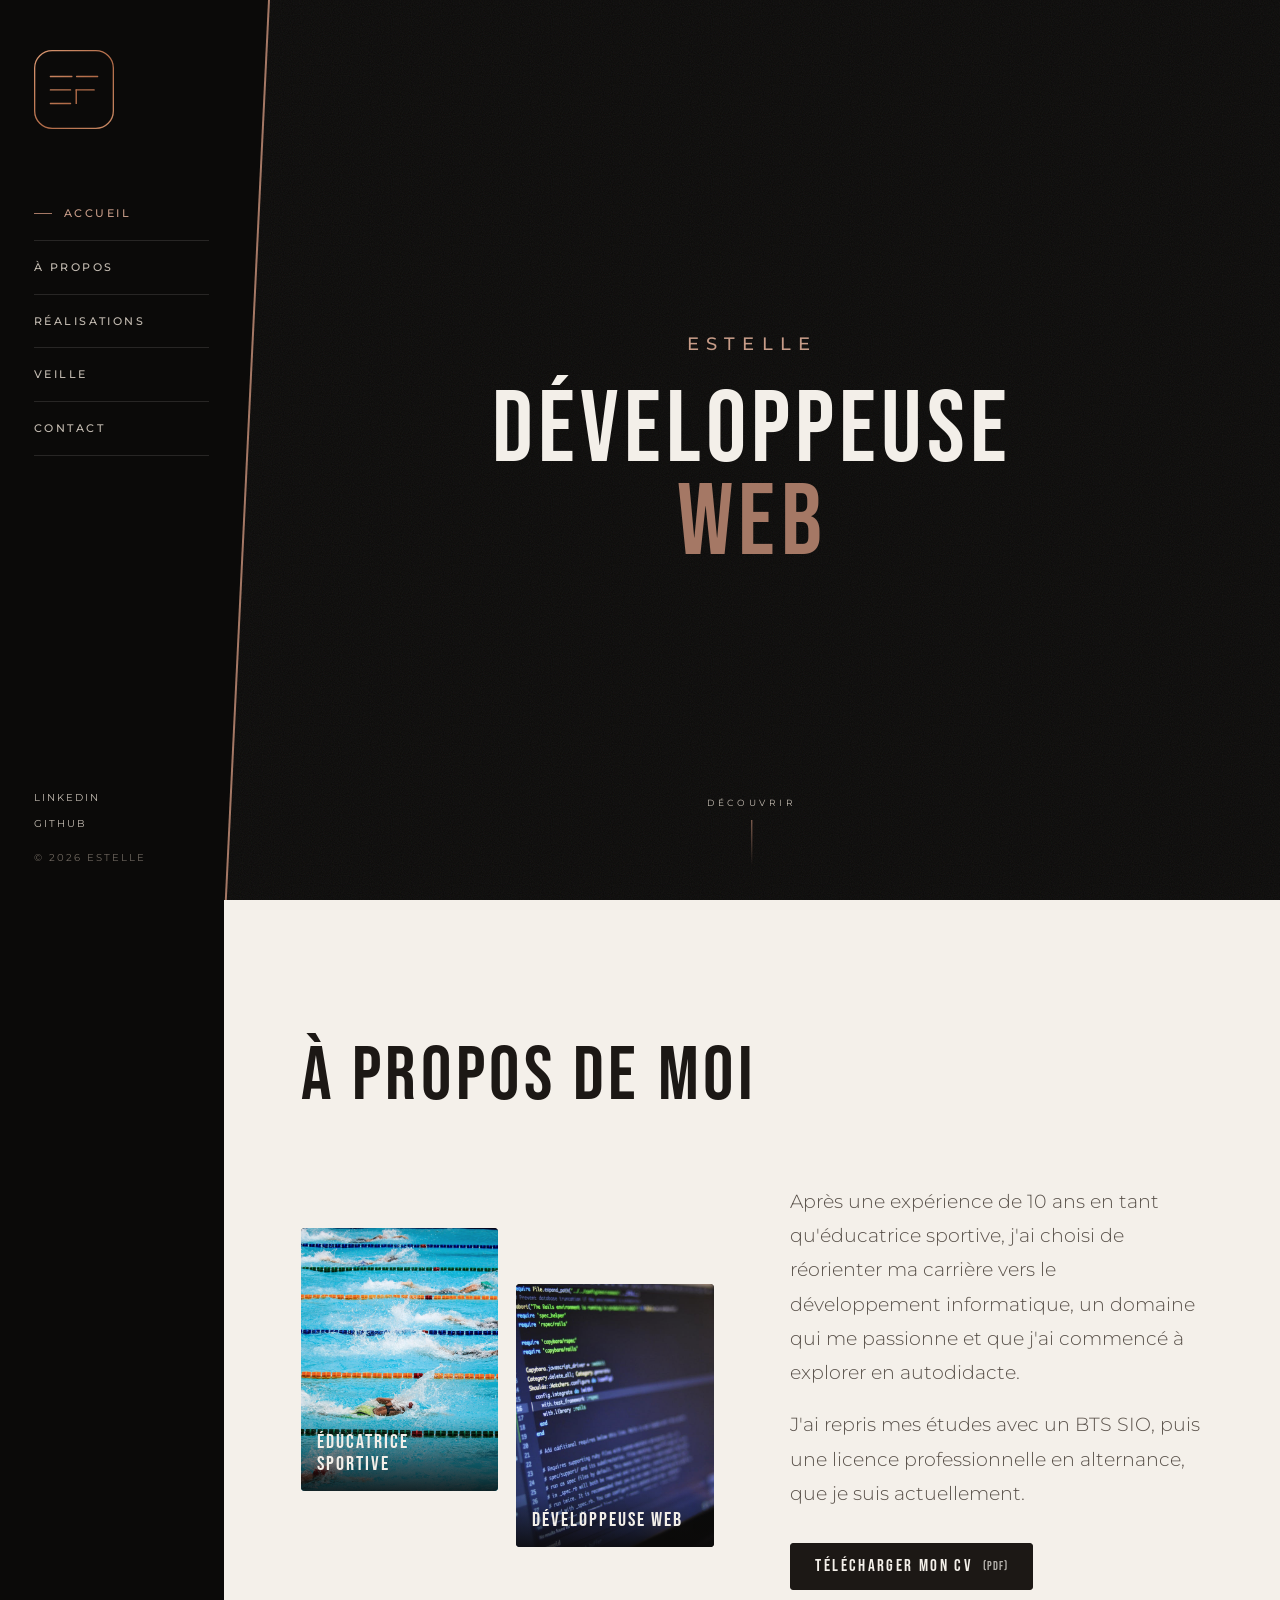
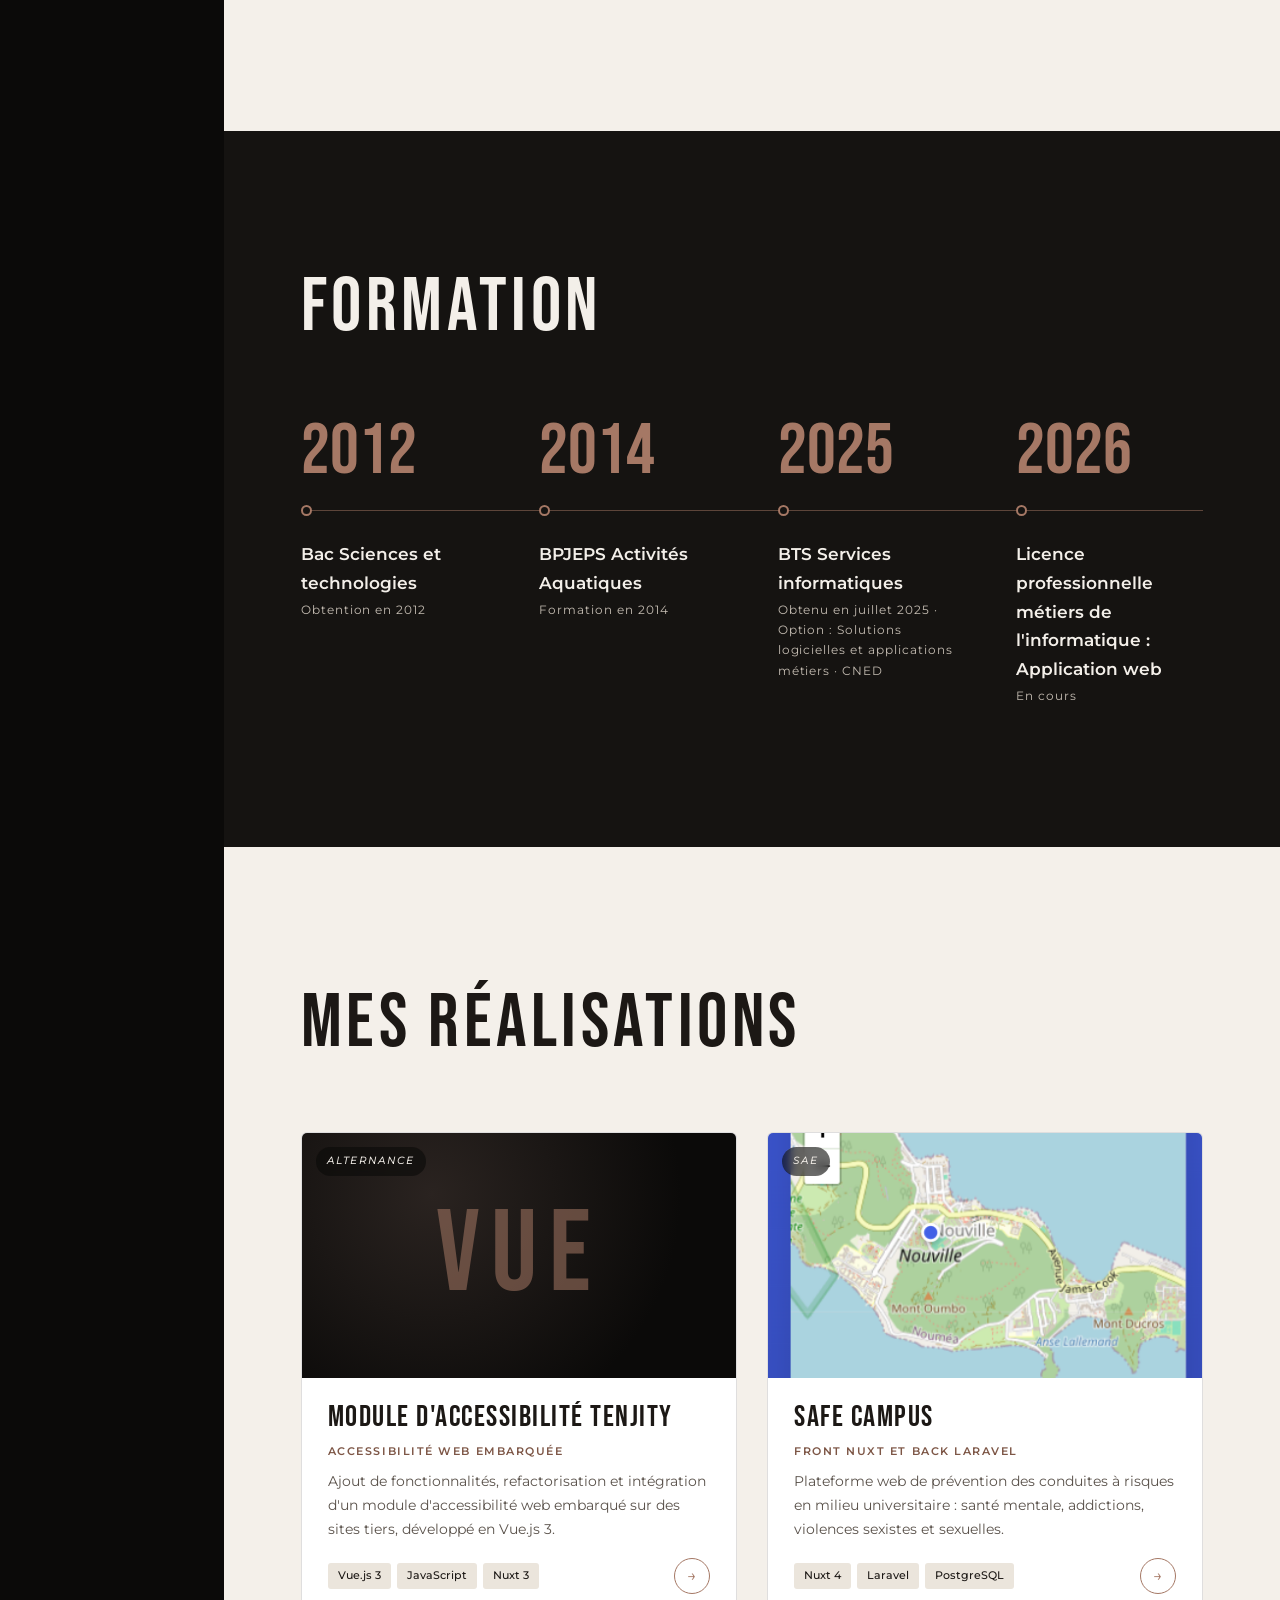
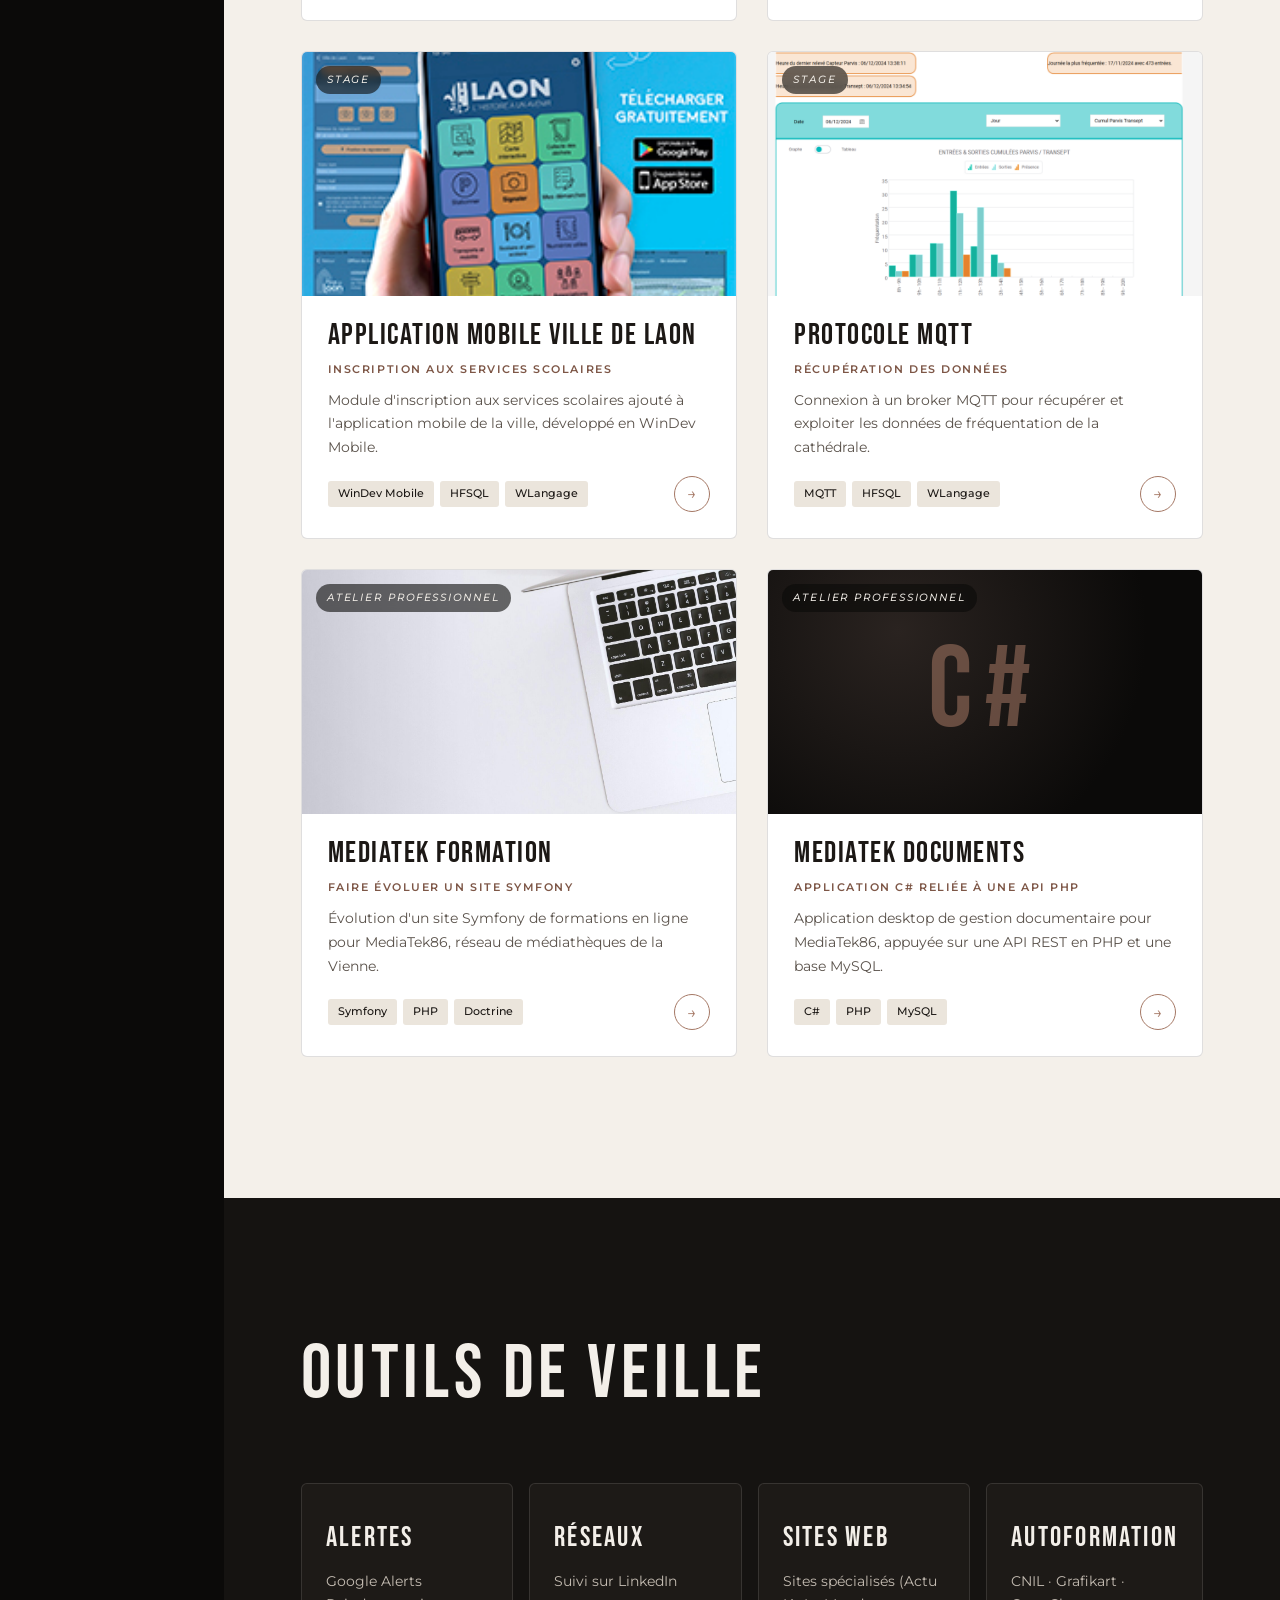
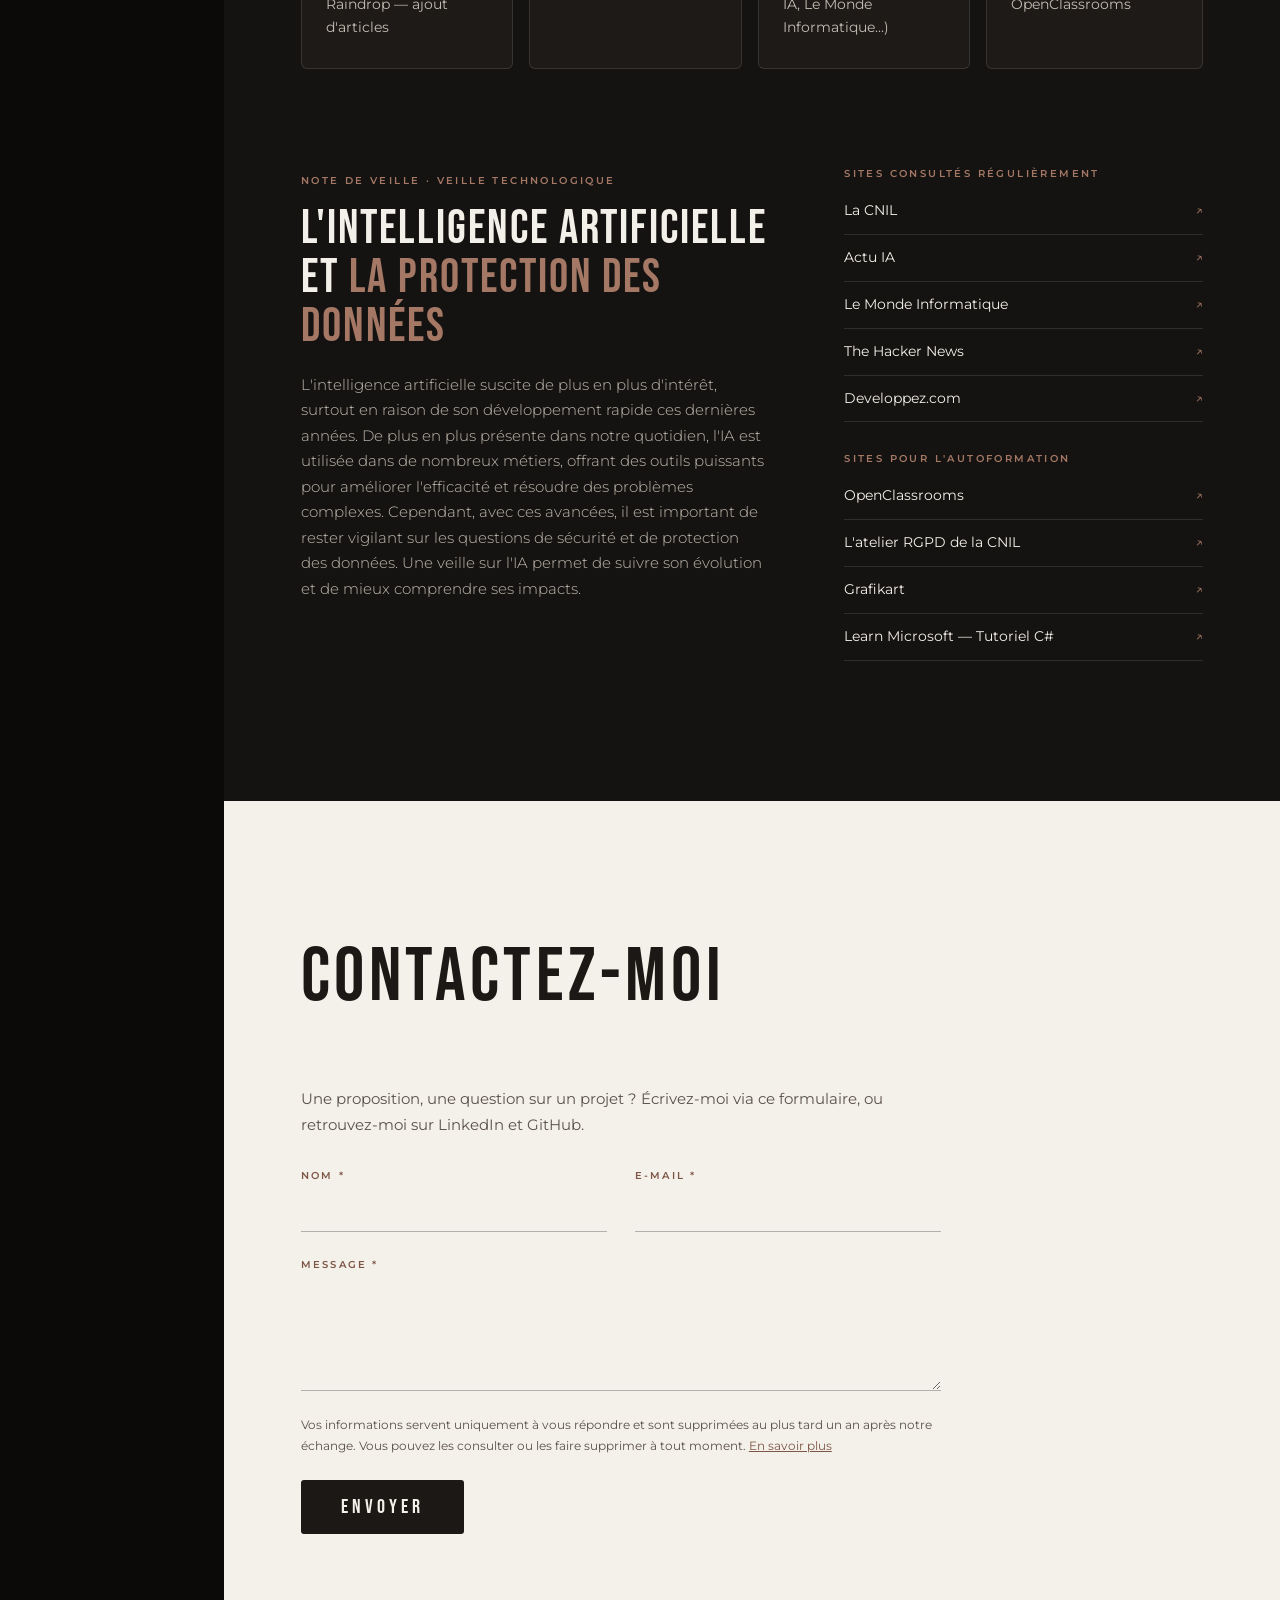
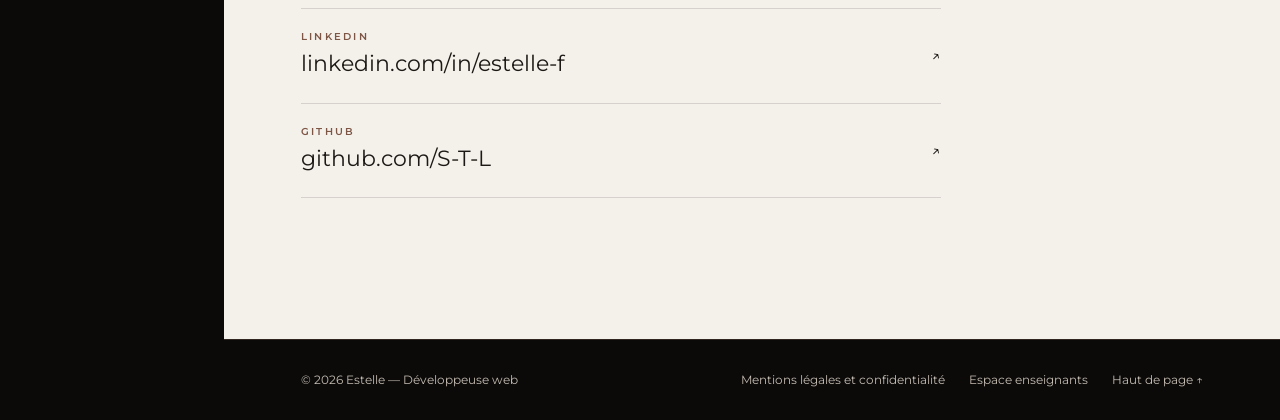
<file: index.html>
<!DOCTYPE html>
<html lang="fr">

<head>
  <meta charset="UTF-8">
  <meta name="viewport" content="width=device-width, initial-scale=1.0">
  <meta name="description" content="Portfolio d'Estelle, développeuse web en reconversion — parcours, réalisations, veille et contact.">
  <title>Portfolio — Estelle · Développeuse web</title>
  <link rel="stylesheet" href="styles.css">
  <link rel="icon" type="image/svg+xml" href="assets/favicon.svg">
</head>

<body>

  <nav class="menu" aria-label="Navigation principale">
    <div class="menu__corps">
      <a class="marque" href="#accueil"><img src="assets/logo-ef.svg" alt="Estelle, développeuse web : retour à l'accueil"></a>
      <button class="menu__bouton" type="button" aria-label="Menu" aria-expanded="false" aria-controls="menu-liens">≡</button>
      <div class="menu__liens" id="menu-liens">
        <a href="#accueil">Accueil</a>
        <a href="#parcours">À propos</a>
        <a href="#projets">Réalisations</a>
        <a href="#veille">Veille</a>
        <a href="#contact">Contact</a>
      </div>
      <div class="menu__pied">
        <a href="https://www.linkedin.com/in/estelle-f-b1318629b" target="_blank" rel="noopener">LinkedIn</a>
        <a href="https://github.com/S-T-L" target="_blank" rel="noopener">GitHub</a>
        <small>© 2026 Estelle</small>
      </div>
    </div>
  </nav>

  <main>

    <header class="accroche" id="accueil">
      <div class="grain" aria-hidden="true"></div>
      <div class="accroche__contenu">
        <p class="accroche__sur">Estelle</p>
        <h1 class="accroche__titre"><span class="ligne"><span>Développeuse</span></span><span class="ligne"><em>web</em></span></h1>
      </div>
      <a class="accroche__bas" href="#parcours">Découvrir</a>
    </header>

    <section class="bloc bloc--clair" id="parcours">
      <div class="interieur">
        <div class="entete apparait">
          <h2 class="entete__titre">À propos de moi</h2>
        </div>
        <div class="propos">
          <div class="duo apparait">
            <figure><img src="assets/a-propos/avant.jpg" alt="Ancien métier : éducatrice sportive" loading="lazy"><figcaption>Éducatrice sportive</figcaption></figure>
            <figure><img src="assets/a-propos/apres.jpg" alt="Nouveau métier : développeuse web" loading="lazy"><figcaption>Développeuse web</figcaption></figure>
          </div>
          <div class="propos__texte apparait">
            <p>Après une expérience de 10 ans en tant qu'éducatrice sportive, j'ai choisi de réorienter ma carrière vers le développement informatique, un domaine qui me passionne et que j'ai commencé à explorer en autodidacte.</p>
            <p>J'ai repris mes études avec un BTS SIO, puis une licence professionnelle en alternance, que je suis actuellement.</p>
            <a class="btn propos__cv" href="assets/a-propos/cv-estelle-friedt.pdf" target="_blank" rel="noopener">Télécharger mon CV <small>(PDF)</small></a>
          </div>
        </div>
      </div>
    </section>

    <section class="bloc bloc--sombre" aria-labelledby="t-formation">
      <div class="interieur">
        <div class="entete apparait">
          <h2 class="entete__titre" id="t-formation">Formation</h2>
        </div>
        <ol class="frise apparait">
          <li><div class="frise__an">2012</div><div class="frise__titre">Bac Sciences et technologies</div><div class="frise__info">Obtention en 2012</div></li>
          <li><div class="frise__an">2014</div><div class="frise__titre">BPJEPS Activités Aquatiques</div><div class="frise__info">Formation en 2014</div></li>
          <li><div class="frise__an">2025</div><div class="frise__titre">BTS Services informatiques</div><div class="frise__info">Obtenu en juillet 2025 · Option : Solutions logicielles et applications métiers · CNED</div></li>
          <li><div class="frise__an">2026</div><div class="frise__titre">Licence professionnelle métiers de l'informatique : Application web</div><div class="frise__info">En cours</div></li>
        </ol>
      </div>
    </section>

    <section class="bloc bloc--clair" id="projets">
      <div class="interieur">
        <div class="entete apparait">
          <h2 class="entete__titre">Mes réalisations</h2>
        </div>

        <div class="projets">
          <a class="projet apparait" href="projet-tenjity.html">
            <div class="projet__visuel projet__visuel--vide"><span aria-hidden="true">VUE</span><em class="projet__badge">Alternance</em></div>
            <div class="projet__corps">
              <h3 class="projet__titre">Module d'accessibilité Tenjity</h3>
              <p class="projet__sous">Accessibilité web embarquée</p>
              <p class="projet__desc">Ajout de fonctionnalités, refactorisation et intégration d'un module d'accessibilité web embarqué sur des sites tiers, développé en Vue.js 3.</p>
              <div class="projet__bas"><div class="puces"><span>Vue.js 3</span><span>JavaScript</span><span>Nuxt 3</span></div><span class="fleche" aria-hidden="true">→</span></div>
            </div>
          </a>
          <a class="projet apparait" href="projet-safe-campus.html">
            <div class="projet__visuel"><img src="assets/projets/safecampus-carte.png" alt="" loading="lazy"><em class="projet__badge">SAE</em></div>
            <div class="projet__corps">
              <h3 class="projet__titre">Safe Campus</h3>
              <p class="projet__sous">Front Nuxt et back Laravel</p>
              <p class="projet__desc">Plateforme web de prévention des conduites à risques en milieu universitaire : santé mentale, addictions, violences sexistes et sexuelles.</p>
              <div class="projet__bas"><div class="puces"><span>Nuxt 4</span><span>Laravel</span><span>PostgreSQL</span></div><span class="fleche" aria-hidden="true">→</span></div>
            </div>
          </a>
          <a class="projet apparait" href="projet-laon.html">
            <div class="projet__visuel"><img src="assets/projets/laon-appli-mobile.jpg" alt="" loading="lazy"><em class="projet__badge">Stage</em></div>
            <div class="projet__corps">
              <h3 class="projet__titre">Application mobile Ville de Laon</h3>
              <p class="projet__sous">Inscription aux services scolaires</p>
              <p class="projet__desc">Module d'inscription aux services scolaires ajouté à l'application mobile de la ville, développé en WinDev Mobile.</p>
              <div class="projet__bas"><div class="puces"><span>WinDev Mobile</span><span>HFSQL</span><span>WLangage</span></div><span class="fleche" aria-hidden="true">→</span></div>
            </div>
          </a>
          <a class="projet apparait" href="projet-mqtt.html">
            <div class="projet__visuel"><img src="assets/projets/mqtt-cathedrale.png" alt="" loading="lazy"><em class="projet__badge">Stage</em></div>
            <div class="projet__corps">
              <h3 class="projet__titre">Protocole MQTT</h3>
              <p class="projet__sous">Récupération des données</p>
              <p class="projet__desc">Connexion à un broker MQTT pour récupérer et exploiter les données de fréquentation de la cathédrale.</p>
              <div class="projet__bas"><div class="puces"><span>MQTT</span><span>HFSQL</span><span>WLangage</span></div><span class="fleche" aria-hidden="true">→</span></div>
            </div>
          </a>
          <a class="projet apparait" href="projet-mediatek-formation.html">
            <div class="projet__visuel"><img src="assets/projets/formation-header.jpg" alt="" loading="lazy"><em class="projet__badge">Atelier professionnel</em></div>
            <div class="projet__corps">
              <h3 class="projet__titre">Mediatek Formation</h3>
              <p class="projet__sous">Faire évoluer un site Symfony</p>
              <p class="projet__desc">Évolution d'un site Symfony de formations en ligne pour MediaTek86, réseau de médiathèques de la Vienne.</p>
              <div class="projet__bas"><div class="puces"><span>Symfony</span><span>PHP</span><span>Doctrine</span></div><span class="fleche" aria-hidden="true">→</span></div>
            </div>
          </a>
          <a class="projet apparait" href="projet-mediatek-documents.html">
            <div class="projet__visuel projet__visuel--vide"><span aria-hidden="true">C#</span><em class="projet__badge">Atelier professionnel</em></div>
            <div class="projet__corps">
              <h3 class="projet__titre">Mediatek Documents</h3>
              <p class="projet__sous">Application C# reliée à une API PHP</p>
              <p class="projet__desc">Application desktop de gestion documentaire pour MediaTek86, appuyée sur une API REST en PHP et une base MySQL.</p>
              <div class="projet__bas"><div class="puces"><span>C#</span><span>PHP</span><span>MySQL</span></div><span class="fleche" aria-hidden="true">→</span></div>
            </div>
          </a>
        </div>
      </div>
    </section>

    <section class="bloc bloc--sombre" id="veille">
      <div class="interieur">
        <div class="entete apparait">
          <h2 class="entete__titre">Outils de veille</h2>
        </div>
        <div class="outils">
          <div class="outil apparait"><h3>Alertes</h3><p>Google Alerts<br>Raindrop — ajout d'articles</p></div>
          <div class="outil apparait"><h3>Réseaux</h3><p>Suivi sur LinkedIn</p></div>
          <div class="outil apparait"><h3>Sites web</h3><p>Sites spécialisés (Actu IA, Le Monde Informatique...)</p></div>
          <div class="outil apparait"><h3>Autoformation</h3><p>CNIL · Grafikart · OpenClassrooms</p></div>
        </div>

        <div class="note">
          <div class="apparait">
            <span class="etiquette">Note de veille · veille technologique</span>
            <h3>L'intelligence artificielle et <em>la protection des données</em></h3>
            <p>L'intelligence artificielle suscite de plus en plus d'intérêt, surtout en raison de son développement rapide ces dernières années. De plus en plus présente dans notre quotidien, l'IA est utilisée dans de nombreux métiers, offrant des outils puissants pour améliorer l'efficacité et résoudre des problèmes complexes. Cependant, avec ces avancées, il est important de rester vigilant sur les questions de sécurité et de protection des données. Une veille sur l'IA permet de suivre son évolution et de mieux comprendre ses impacts.</p>

            <div class="lectures" id="lectures" hidden>
              <h4>Dernières lectures</h4>
              <ol class="lectures__liste"></ol>
              <a class="lectures__tout" href="https://developer-tools-mail.raindrop.page/" target="_blank" rel="noopener">Toute ma veille sur Raindrop ↗</a>
            </div>
          </div>
          <div class="liens apparait">
            <h4>Sites consultés régulièrement</h4>
            <a href="https://www.cnil.fr/fr" target="_blank" rel="noopener">La CNIL</a>
            <a href="https://www.actuia.com/" target="_blank" rel="noopener">Actu IA</a>
            <a href="https://www.lemondeinformatique.fr/" target="_blank" rel="noopener">Le Monde Informatique</a>
            <a href="https://thehackernews.com/" target="_blank" rel="noopener">The Hacker News</a>
            <a href="https://www.developpez.com/" target="_blank" rel="noopener">Developpez.com</a>
            <h4>Sites pour l'autoformation</h4>
            <a href="https://openclassrooms.com/fr" target="_blank" rel="noopener">OpenClassrooms</a>
            <a href="https://atelier-rgpd.cnil.fr/" target="_blank" rel="noopener">L'atelier RGPD de la CNIL</a>
            <a href="https://grafikart.fr/" target="_blank" rel="noopener">Grafikart</a>
            <a href="https://learn.microsoft.com/fr-fr/dotnet/csharp/tour-of-csharp/tutorials/" target="_blank" rel="noopener">Learn Microsoft — Tutoriel C#</a>
          </div>
        </div>
      </div>
    </section>

    <section class="bloc bloc--clair" id="contact">
      <div class="interieur">
        <div class="entete apparait">
          <h2 class="entete__titre">Contactez-moi</h2>
        </div>
        <div class="contact contact--seul">
          <div class="apparait">
            <p class="contact__texte">Une proposition, une question sur un projet ? Écrivez-moi via ce formulaire, ou retrouvez-moi sur LinkedIn et GitHub.</p>
            <!-- Messages affichés sans JavaScript, après la redirection de contact.php -->
            <p class="contact__cible" id="contact-envoye">Merci, votre message a bien été envoyé. Je vous réponds au plus vite.</p>
            <p class="contact__cible erreur" id="contact-erreur">L'envoi a échoué : vérifiez les champs et réessayez, ou écrivez-moi sur LinkedIn.</p>
            <form class="formulaire contact__formulaire" id="formulaire-contact" action="contact.php" method="post">
              <label for="contact-nom">Nom *<input type="text" id="contact-nom" name="nom" maxlength="100" autocomplete="name" required></label>
              <label for="contact-email">E-mail *<input type="email" id="contact-email" name="email" maxlength="254" autocomplete="email" required></label>
              <label class="large" for="contact-message">Message *<textarea id="contact-message" name="message" minlength="10" maxlength="5000" required></textarea></label>
              <!-- Champ piège pour les robots, invisible pour les visiteurs -->
              <div class="contact__piege" aria-hidden="true"><label for="contact-site">Ne pas remplir<input type="text" id="contact-site" name="site" tabindex="-1" autocomplete="off"></label></div>
              <p class="large contact__rgpd">Vos informations servent uniquement à vous répondre et sont supprimées au plus tard un an après notre échange. Vous pouvez les consulter ou les faire supprimer à tout moment. <a class="lien-texte" href="mentions-legales.html#formulaire">En savoir plus</a></p>
              <button type="submit">Envoyer</button>
              <output class="large contact__retour" for="contact-nom contact-email contact-message"></output>
            </form>
            <a class="canal" href="https://www.linkedin.com/in/estelle-f-b1318629b" target="_blank" rel="noopener"><span><small>LinkedIn</small><strong>linkedin.com/in/estelle-f</strong></span><span aria-hidden="true">↗</span></a>
            <a class="canal" href="https://github.com/S-T-L" target="_blank" rel="noopener"><span><small>GitHub</small><strong>github.com/S-T-L</strong></span><span aria-hidden="true">↗</span></a>
          </div>
        </div>
      </div>
    </section>

  </main>

  <footer class="pied">
    <span>© 2026 Estelle — Développeuse web</span>
    <nav class="pied__liens" aria-label="Liens de bas de page">
      <a href="mentions-legales.html">Mentions légales et confidentialité</a>
      <a href="prive/login.php">Espace enseignants</a>
      <a href="#accueil">Haut de page ↑</a>
    </nav>
  </footer>

  <script src="app.js"></script>
</body>

</html>
</file>
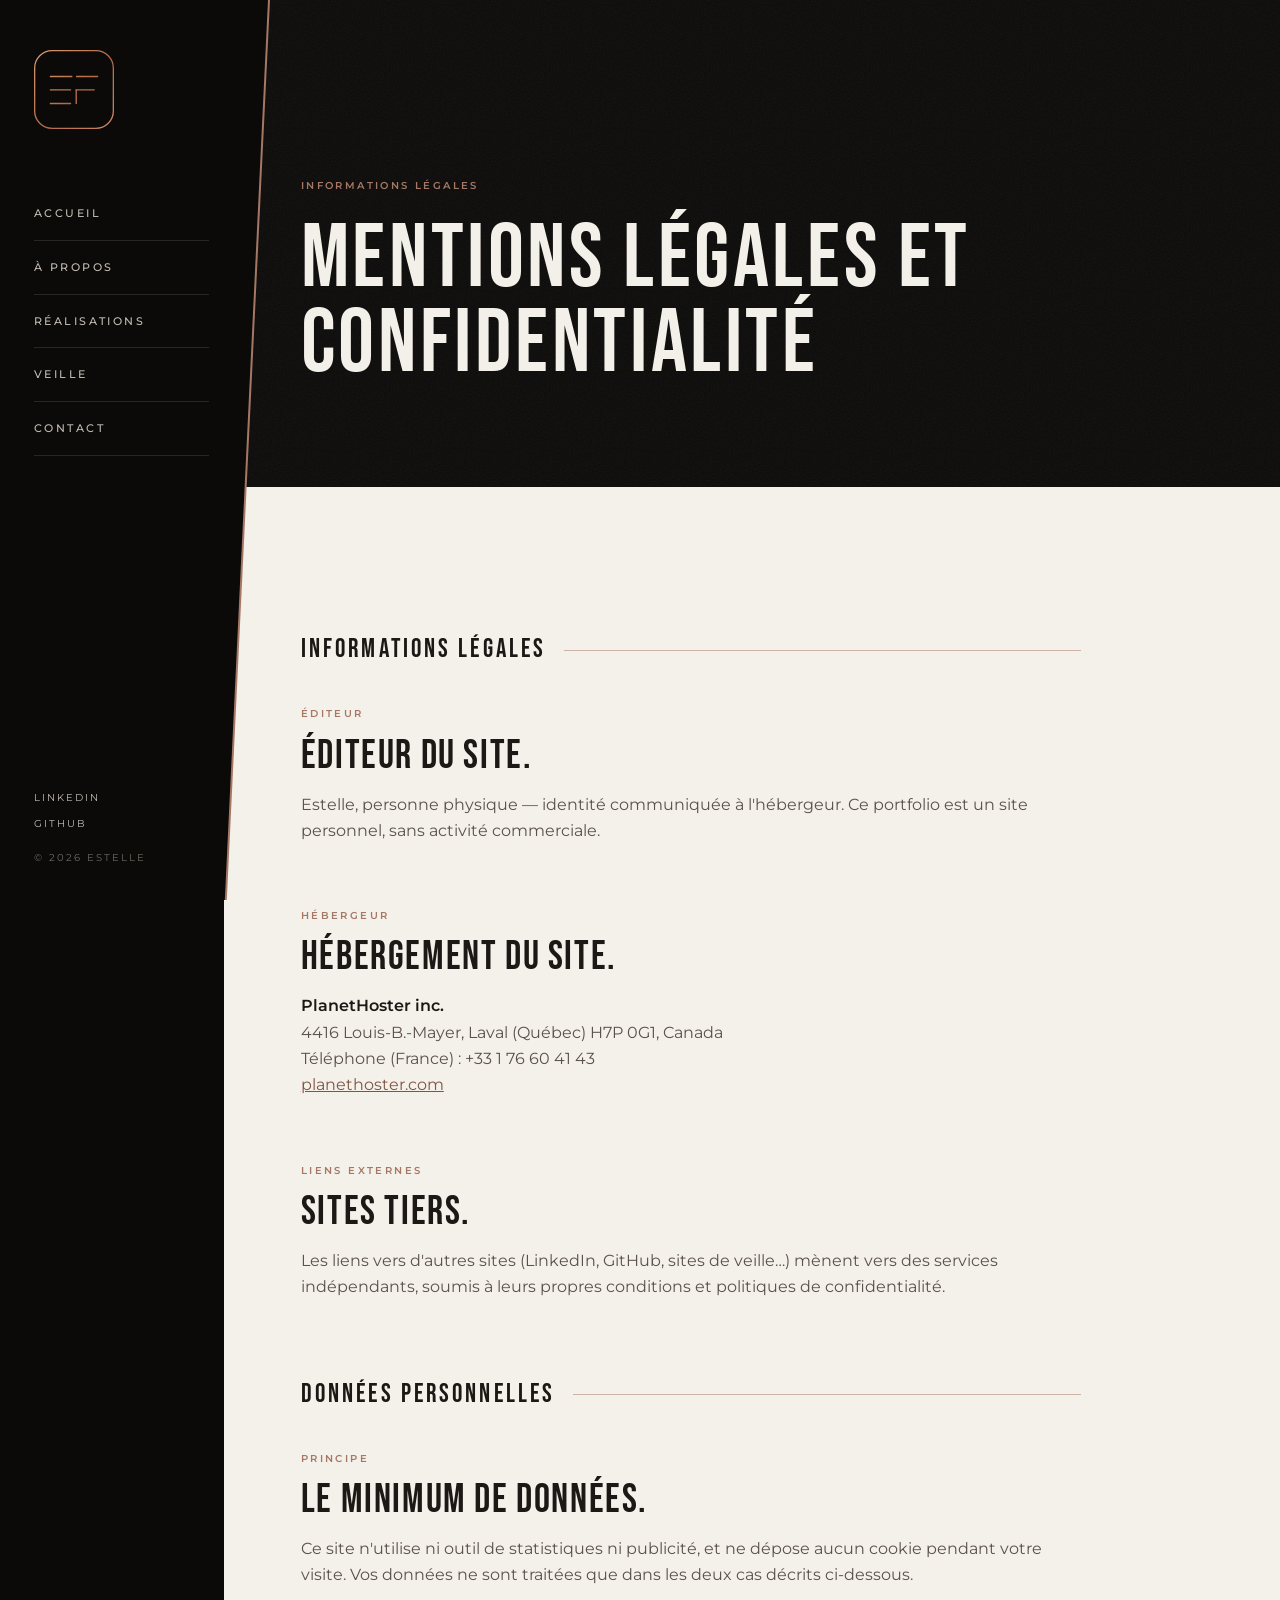
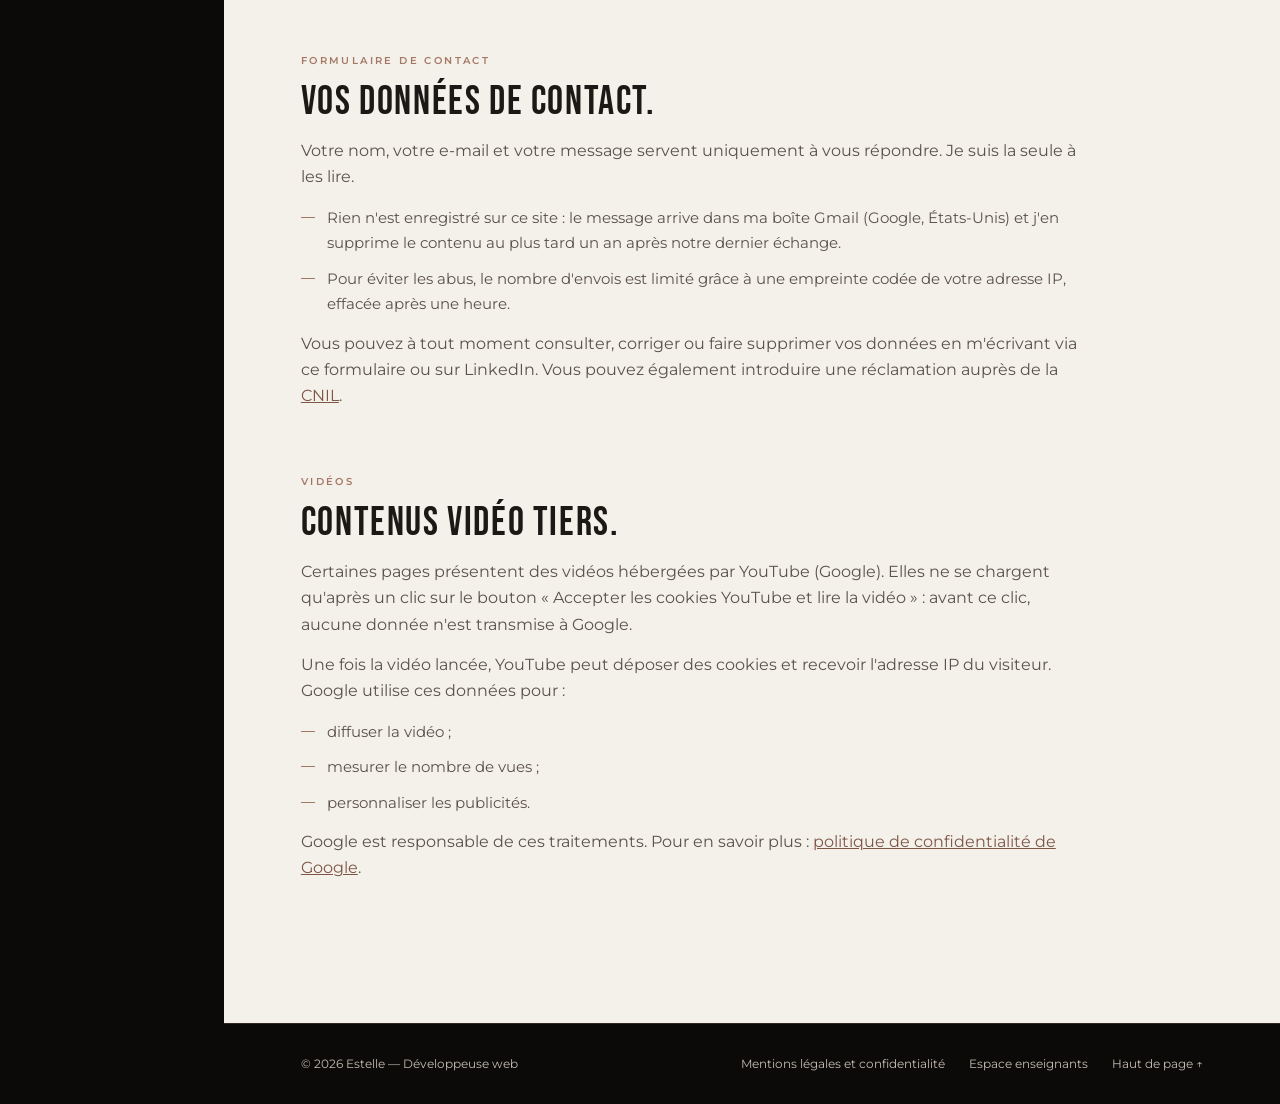
<file: mentions-legales.html>
<!DOCTYPE html>
<html lang="fr">

<head>
  <meta charset="UTF-8">
  <meta name="viewport" content="width=device-width, initial-scale=1.0">
  <meta name="description" content="Mentions légales et confidentialité du portfolio d'Estelle : éditeur, hébergeur et protection des données personnelles.">
  <title>Mentions légales et confidentialité — Estelle · Développeuse web</title>
  <link rel="stylesheet" href="styles.css">
  <link rel="icon" type="image/svg+xml" href="assets/favicon.svg">
</head>

<body>

  <nav class="menu" aria-label="Navigation principale">
    <div class="menu__corps">
      <a class="marque" href="index.html"><img src="assets/logo-ef.svg" alt="Estelle, développeuse web : retour à l'accueil"></a>
      <button class="menu__bouton" type="button" aria-label="Menu" aria-expanded="false" aria-controls="menu-liens">≡</button>
      <div class="menu__liens" id="menu-liens">
        <a href="index.html#accueil">Accueil</a>
        <a href="index.html#parcours">À propos</a>
        <a href="index.html#projets">Réalisations</a>
        <a href="index.html#veille">Veille</a>
        <a href="index.html#contact">Contact</a>
      </div>
      <div class="menu__pied">
        <a href="https://www.linkedin.com/in/estelle-f-b1318629b" target="_blank" rel="noopener">LinkedIn</a>
        <a href="https://github.com/S-T-L" target="_blank" rel="noopener">GitHub</a>
        <small>© 2026 Estelle</small>
      </div>
    </div>
  </nav>

  <main>

    <header class="intro-page">
      <div class="grain" aria-hidden="true"></div>
      <div class="interieur">
        <p class="etiquette">Informations légales</p>
        <h1>Mentions légales et confidentialité</h1>
      </div>
    </header>

    <section class="bloc bloc--clair">
      <div class="interieur">
        <div class="projet-page projet-page--seul">
          <div>
            <h2 class="groupe apparait">Informations légales</h2>

            <div class="rubrique apparait">
              <span class="etiquette">Éditeur</span>
              <h3>Éditeur du site.</h3>
              <p>Estelle, personne physique — identité communiquée à l'hébergeur. Ce portfolio est un site personnel, sans activité commerciale.</p>
            </div>

            <div class="rubrique apparait">
              <span class="etiquette">Hébergeur</span>
              <h3>Hébergement du site.</h3>
              <p><strong>PlanetHoster inc.</strong><br>
                4416 Louis-B.-Mayer, Laval (Québec) H7P 0G1, Canada<br>
                Téléphone (France) : +33 1 76 60 41 43<br>
                <a class="lien-texte" href="https://www.planethoster.com" target="_blank" rel="noopener">planethoster.com</a></p>
            </div>

            <div class="rubrique apparait">
              <span class="etiquette">Liens externes</span>
              <h3>Sites tiers.</h3>
              <p>Les liens vers d'autres sites (LinkedIn, GitHub, sites de veille…) mènent vers des services indépendants, soumis à leurs propres conditions et politiques de confidentialité.</p>
            </div>

            <h2 class="groupe apparait" id="confidentialite">Données personnelles</h2>

            <div class="rubrique apparait">
              <span class="etiquette">Principe</span>
              <h3>Le minimum de données.</h3>
              <p>Ce site n'utilise ni outil de statistiques ni publicité, et ne dépose aucun cookie pendant votre visite. Vos données ne sont traitées que dans les deux cas décrits ci-dessous.</p>
            </div>

            <div class="rubrique apparait" id="formulaire">
              <span class="etiquette">Formulaire de contact</span>
              <h3>Vos données de contact.</h3>
              <p>Votre nom, votre e-mail et votre message servent uniquement à vous répondre. Je suis la seule à les lire.</p>
              <ul>
                <li>Rien n'est enregistré sur ce site : le message arrive dans ma boîte Gmail (Google, États-Unis) et j'en supprime le contenu au plus tard un an après notre dernier échange.</li>
                <li>Pour éviter les abus, le nombre d'envois est limité grâce à une empreinte codée de votre adresse IP, effacée après une heure.</li>
              </ul>
              <p>Vous pouvez à tout moment consulter, corriger ou faire supprimer vos données en m'écrivant via ce formulaire ou sur LinkedIn. Vous pouvez également introduire une réclamation auprès de la <a class="lien-texte" href="https://www.cnil.fr/fr/plaintes" target="_blank" rel="noopener">CNIL</a>.</p>
            </div>

            <div class="rubrique apparait">
              <span class="etiquette">Vidéos</span>
              <h3>Contenus vidéo tiers.</h3>
              <p>Certaines pages présentent des vidéos hébergées par YouTube (Google). Elles ne se chargent qu'après un clic sur le bouton « Accepter les cookies YouTube et lire la vidéo » : avant ce clic, aucune donnée n'est transmise à Google.</p>
              <p>Une fois la vidéo lancée, YouTube peut déposer des cookies et recevoir l'adresse IP du visiteur. Google utilise ces données pour :</p>
              <ul>
                <li>diffuser la vidéo ;</li>
                <li>mesurer le nombre de vues ;</li>
                <li>personnaliser les publicités.</li>
              </ul>
              <p>Google est responsable de ces traitements. Pour en savoir plus : <a class="lien-texte" href="https://policies.google.com/privacy" target="_blank" rel="noopener">politique de confidentialité de Google</a>.</p>
            </div>
          </div>
        </div>
      </div>
    </section>

  </main>

  <footer class="pied">
    <span>© 2026 Estelle — Développeuse web</span>
    <nav class="pied__liens" aria-label="Liens de bas de page">
      <a href="mentions-legales.html" aria-current="page">Mentions légales et confidentialité</a>
      <a href="prive/login.php">Espace enseignants</a>
      <a href="#">Haut de page ↑</a>
    </nav>
  </footer>

  <script src="app.js"></script>
</body>

</html>
</file>
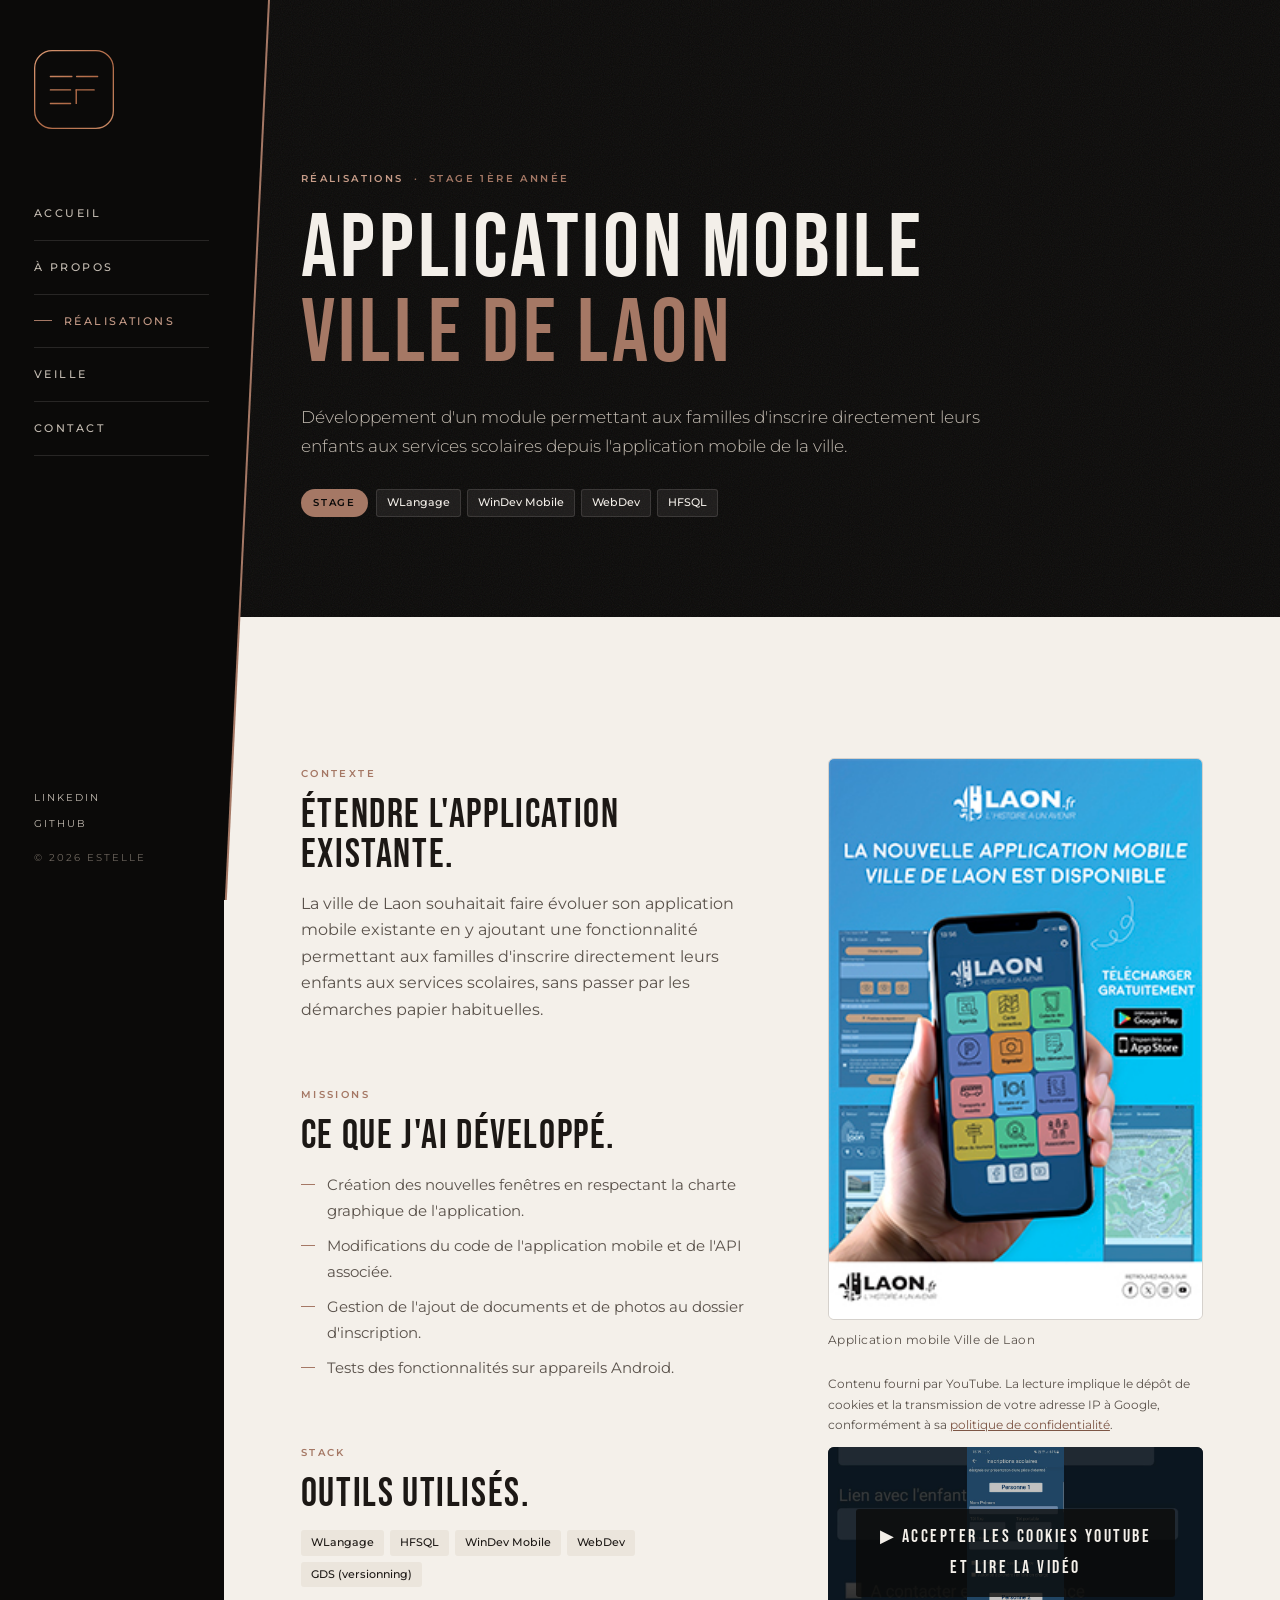
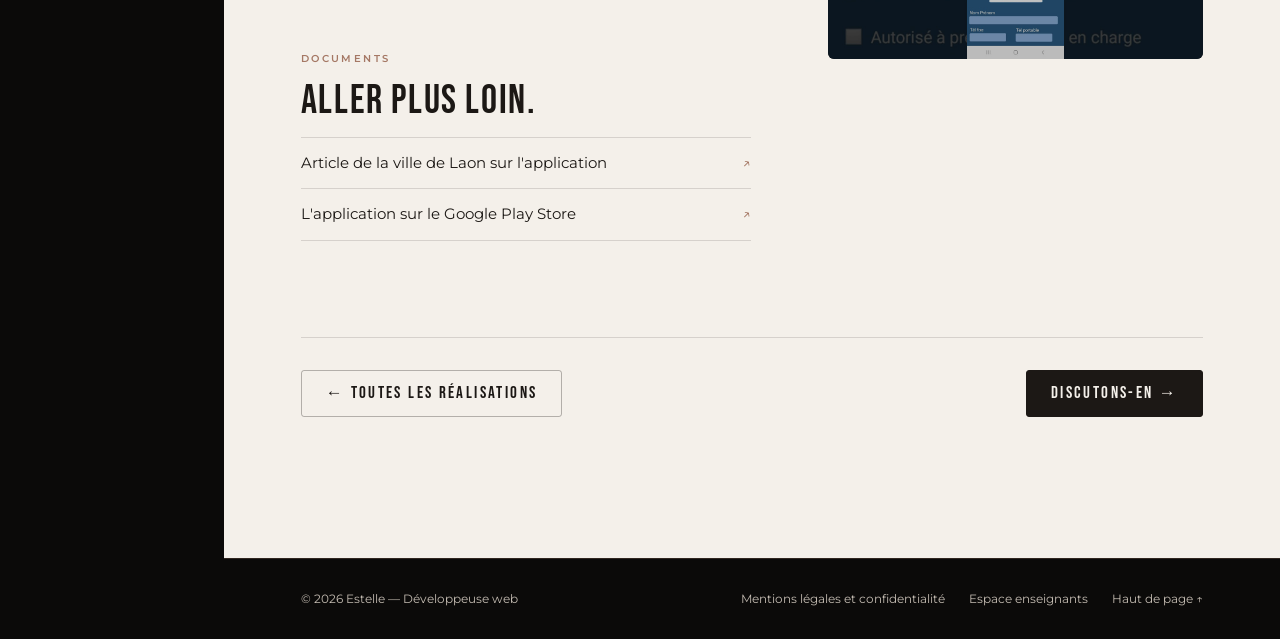
<file: projet-laon.html>
<!DOCTYPE html>
<html lang="fr">

<head>
  <meta charset="UTF-8">
  <meta name="viewport" content="width=device-width, initial-scale=1.0">
  <meta name="description" content="Stage de première année : développement d'un module pour l'application mobile de la Ville de Laon.">
  <title>Application mobile Ville de Laon — Estelle · Développeuse web</title>
  <link rel="stylesheet" href="styles.css">
  <link rel="icon" type="image/svg+xml" href="assets/favicon.svg">
</head>

<body>

  <nav class="menu" aria-label="Navigation principale">
    <div class="menu__corps">
      <a class="marque" href="index.html"><img src="assets/logo-ef.svg" alt="Estelle, développeuse web : retour à l'accueil"></a>
      <button class="menu__bouton" type="button" aria-label="Menu" aria-expanded="false" aria-controls="menu-liens">≡</button>
      <div class="menu__liens" id="menu-liens">
        <a href="index.html#accueil">Accueil</a>
        <a href="index.html#parcours">À propos</a>
        <a href="index.html#projets" aria-current="true">Réalisations</a>
        <a href="index.html#veille">Veille</a>
        <a href="index.html#contact">Contact</a>
      </div>
      <div class="menu__pied">
        <a href="https://www.linkedin.com/in/estelle-f-b1318629b" target="_blank" rel="noopener">LinkedIn</a>
        <a href="https://github.com/S-T-L" target="_blank" rel="noopener">GitHub</a>
        <small>© 2026 Estelle</small>
      </div>
    </div>
  </nav>

  <main>

    <header class="intro-page">
      <div class="grain" aria-hidden="true"></div>
      <div class="interieur">
        <p class="fil etiquette"><a href="index.html#projets">Réalisations</a><span>Stage 1ère année</span></p>
        <h1>Application mobile<em>Ville de Laon</em></h1>
        <p class="intro-page__texte">Développement d'un module permettant aux familles d'inscrire directement leurs enfants aux services scolaires depuis l'application mobile de la ville.</p>
        <div class="intro-page__meta">
          <span class="badge">Stage</span>
          <div class="puces puces--sombre"><span>WLangage</span><span>WinDev Mobile</span><span>WebDev</span><span>HFSQL</span></div>
        </div>
      </div>
    </header>

    <section class="bloc bloc--clair">
      <div class="interieur">
        <div class="projet-page">
          <div>
            <div class="rubrique apparait">
              <span class="etiquette">Contexte</span>
              <h2>Étendre l'application existante.</h2>
              <p>La ville de Laon souhaitait faire évoluer son application mobile existante en y ajoutant une fonctionnalité permettant aux familles d'inscrire directement leurs enfants aux services scolaires, sans passer par les démarches papier habituelles.</p>
            </div>

            <div class="rubrique apparait">
              <span class="etiquette">Missions</span>
              <h2>Ce que j'ai développé.</h2>
              <ul>
                <li>Création des nouvelles fenêtres en respectant la charte graphique de l'application.</li>
                <li>Modifications du code de l'application mobile et de l'API associée.</li>
                <li>Gestion de l'ajout de documents et de photos au dossier d'inscription.</li>
                <li>Tests des fonctionnalités sur appareils Android.</li>
              </ul>
            </div>

            <div class="rubrique apparait">
              <span class="etiquette">Stack</span>
              <h2>Outils utilisés.</h2>
              <div class="puces"><span>WLangage</span><span>HFSQL</span><span>WinDev Mobile</span><span>WebDev</span><span>GDS (versionning)</span></div>
            </div>

            <div class="rubrique apparait">
              <span class="etiquette">Documents</span>
              <h2>Aller plus loin.</h2>
              <div class="docs">
                <a href="https://laon.fr/VILLE_LAON_21_WEB/FR/Accueil.awp?page=172&amp;a=447" target="_blank" rel="noopener">Article de la ville de Laon sur l'application</a>
                <a href="https://play.google.com/store/apps/details?id=fr.ville.laonV2&amp;hl=fr" target="_blank" rel="noopener">L'application sur le Google Play Store</a>
              </div>
            </div>
          </div>
          <div class="projet-page__media">
            <figure class="figure-projet apparait">
              <img src="assets/projets/laon-appli-mobile.jpg" alt="Aperçu de l'application mobile de la Ville de Laon">
              <figcaption>Application mobile Ville de Laon</figcaption>
            </figure>
            <p class="video__info">Contenu fourni par YouTube. La lecture implique le dépôt de cookies et la transmission de votre adresse IP à Google, conformément à sa <a href="https://policies.google.com/privacy" target="_blank" rel="noopener">politique de confidentialité</a>.</p>
            <div class="video apparait">
              <a class="video__lancer" href="https://www.youtube.com/watch?v=4mkVmkMPUTE" data-video="4mkVmkMPUTE" data-titre="Présentation vidéo — application mobile Ville de Laon">
                <img src="assets/projets/videos/laon.jpg" alt="" loading="lazy">
                <span class="video__bouton">▶ Accepter les cookies YouTube et lire la vidéo</span>
              </a>
            </div>
          </div>
        </div>

        <div class="suite">
          <a href="index.html#projets" class="btn btn--contour">← Toutes les réalisations</a>
          <a href="index.html#contact" class="btn">Discutons-en →</a>
        </div>
      </div>
    </section>

  </main>

  <footer class="pied">
    <span>© 2026 Estelle — Développeuse web</span>
    <nav class="pied__liens" aria-label="Liens de bas de page">
      <a href="mentions-legales.html">Mentions légales et confidentialité</a>
      <a href="prive/login.php">Espace enseignants</a>
      <a href="#">Haut de page ↑</a>
    </nav>
  </footer>

  <script src="app.js"></script>
</body>

</html>
</file>
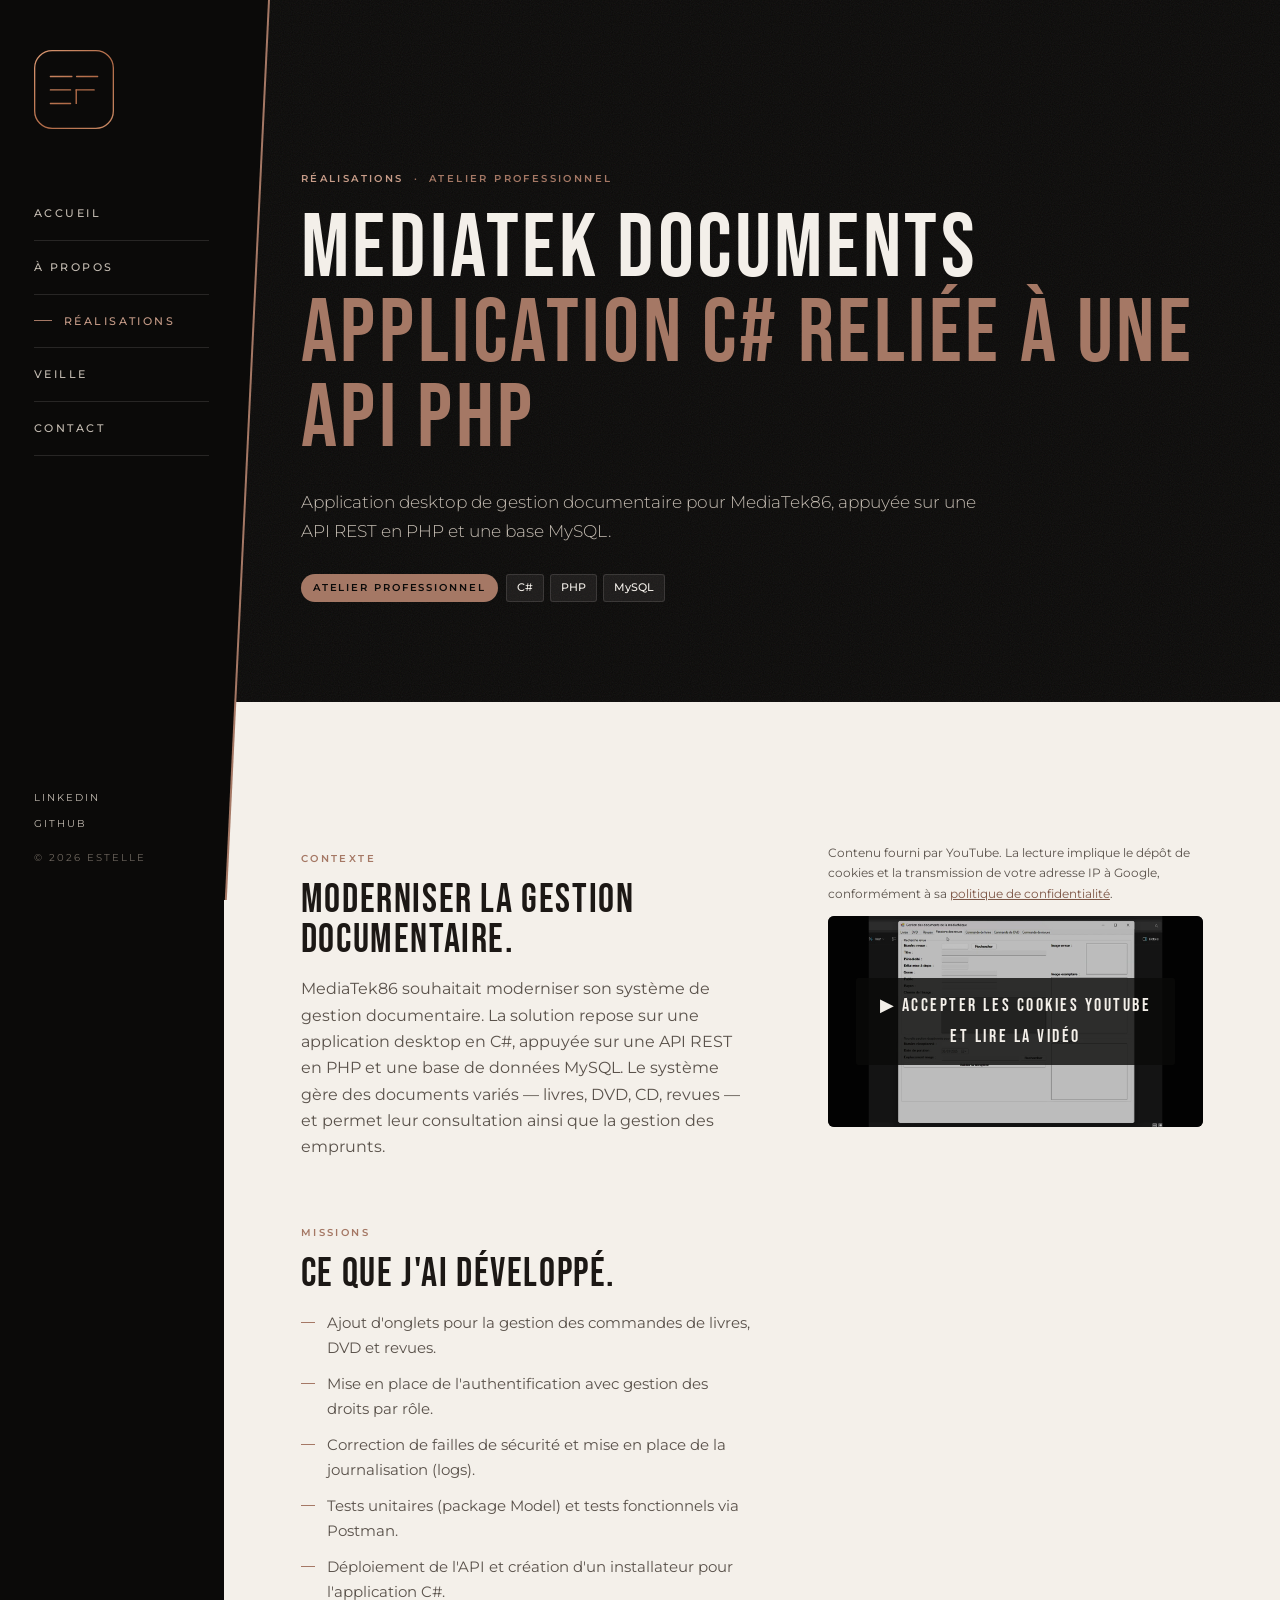
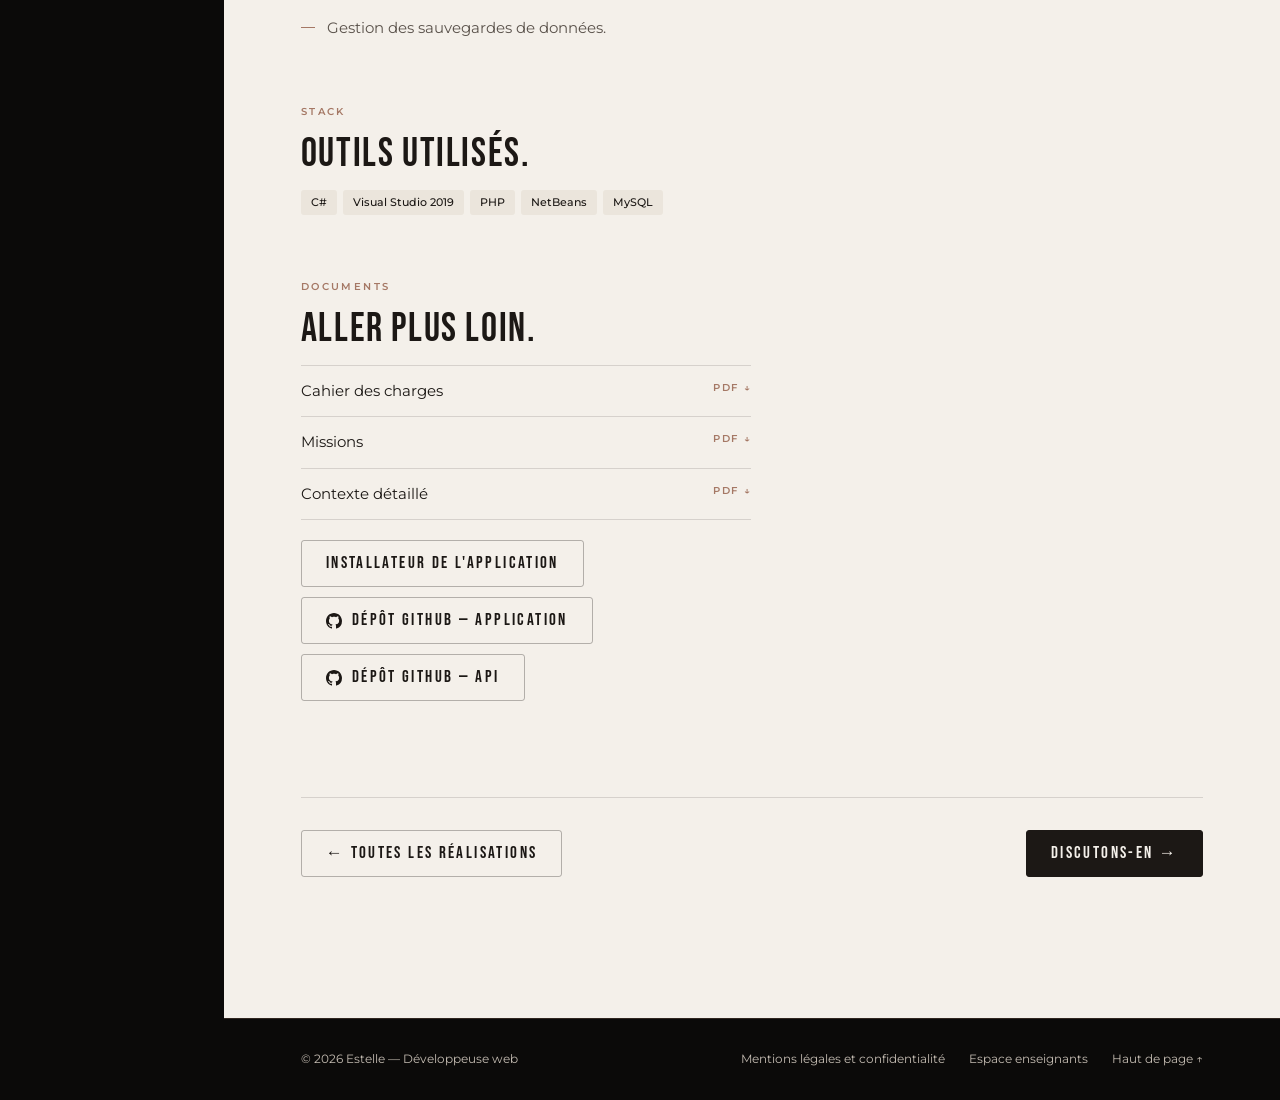
<file: projet-mediatek-documents.html>
<!DOCTYPE html>
<html lang="fr">

<head>
  <meta charset="UTF-8">
  <meta name="viewport" content="width=device-width, initial-scale=1.0">
  <meta name="description" content="Atelier professionnel : application C# reliée à une API PHP pour la gestion documentaire de MediaTek86.">
  <title>Mediatek Documents — Estelle · Développeuse web</title>
  <link rel="stylesheet" href="styles.css">
  <link rel="icon" type="image/svg+xml" href="assets/favicon.svg">
</head>

<body>

  <nav class="menu" aria-label="Navigation principale">
    <div class="menu__corps">
      <a class="marque" href="index.html"><img src="assets/logo-ef.svg" alt="Estelle, développeuse web : retour à l'accueil"></a>
      <button class="menu__bouton" type="button" aria-label="Menu" aria-expanded="false" aria-controls="menu-liens">≡</button>
      <div class="menu__liens" id="menu-liens">
        <a href="index.html#accueil">Accueil</a>
        <a href="index.html#parcours">À propos</a>
        <a href="index.html#projets" aria-current="true">Réalisations</a>
        <a href="index.html#veille">Veille</a>
        <a href="index.html#contact">Contact</a>
      </div>
      <div class="menu__pied">
        <a href="https://www.linkedin.com/in/estelle-f-b1318629b" target="_blank" rel="noopener">LinkedIn</a>
        <a href="https://github.com/S-T-L" target="_blank" rel="noopener">GitHub</a>
        <small>© 2026 Estelle</small>
      </div>
    </div>
  </nav>

  <main>

    <header class="intro-page">
      <div class="grain" aria-hidden="true"></div>
      <div class="interieur">
        <p class="fil etiquette"><a href="index.html#projets">Réalisations</a><span>Atelier professionnel</span></p>
        <h1>Mediatek Documents<em>Application C# reliée à une API PHP</em></h1>
        <p class="intro-page__texte">Application desktop de gestion documentaire pour MediaTek86, appuyée sur une API REST en PHP et une base MySQL.</p>
        <div class="intro-page__meta">
          <span class="badge">Atelier professionnel</span>
          <div class="puces puces--sombre"><span>C#</span><span>PHP</span><span>MySQL</span></div>
        </div>
      </div>
    </header>

    <section class="bloc bloc--clair">
      <div class="interieur">
        <div class="projet-page">
          <div>
            <div class="rubrique apparait">
              <span class="etiquette">Contexte</span>
              <h2>Moderniser la gestion documentaire.</h2>
              <p>MediaTek86 souhaitait moderniser son système de gestion documentaire. La solution repose sur une application desktop en C#, appuyée sur une API REST en PHP et une base de données MySQL. Le système gère des documents variés — livres, DVD, CD, revues — et permet leur consultation ainsi que la gestion des emprunts.</p>
            </div>

            <div class="rubrique apparait">
              <span class="etiquette">Missions</span>
              <h2>Ce que j'ai développé.</h2>
              <ul>
                <li>Ajout d'onglets pour la gestion des commandes de livres, DVD et revues.</li>
                <li>Mise en place de l'authentification avec gestion des droits par rôle.</li>
                <li>Correction de failles de sécurité et mise en place de la journalisation (logs).</li>
                <li>Tests unitaires (package Model) et tests fonctionnels via Postman.</li>
                <li>Déploiement de l'API et création d'un installateur pour l'application C#.</li>
                <li>Gestion des sauvegardes de données.</li>
              </ul>
            </div>

            <div class="rubrique apparait">
              <span class="etiquette">Stack</span>
              <h2>Outils utilisés.</h2>
              <div class="puces"><span>C#</span><span>Visual Studio 2019</span><span>PHP</span><span>NetBeans</span><span>MySQL</span></div>
            </div>

            <div class="rubrique apparait">
              <span class="etiquette">Documents</span>
              <h2>Aller plus loin.</h2>
              <div class="docs">
                <a href="assets/projets/docs/documents-cahier-des-charges.pdf" target="_blank" rel="noopener">Cahier des charges</a>
                <a href="assets/projets/docs/documents-missions.pdf" target="_blank" rel="noopener">Missions</a>
                <a href="assets/projets/docs/documents-contexte.pdf" target="_blank" rel="noopener">Contexte détaillé</a>
              </div>
              <div class="boutons">
                <a href="https://github.com/S-T-L/MediaTekDocuments/blob/master/Fichiers%20d'installation/MediatekDocuments86.msi" target="_blank" rel="noopener" class="btn btn--contour">Installateur de l'application</a>
                <a href="https://github.com/S-T-L/MediaTekDocuments" target="_blank" rel="noopener" class="btn btn--contour"><svg viewBox="0 0 16 16" fill="currentColor" aria-hidden="true"><path d="M8 0C3.58 0 0 3.58 0 8c0 3.54 2.29 6.53 5.47 7.59.4.07.55-.17.55-.38 0-.19-.01-.82-.01-1.49-2.01.37-2.53-.49-2.69-.94-.09-.23-.48-.94-.82-1.13-.28-.15-.68-.52-.01-.53.63-.01 1.08.58 1.23.82.72 1.21 1.87.87 2.33.66.07-.52.28-.87.51-1.07-1.78-.2-3.64-.89-3.64-3.95 0-.87.31-1.59.82-2.15-.08-.2-.36-1.02.08-2.12 0 0 .67-.21 2.2.82.64-.18 1.32-.27 2-.27.68 0 1.36.09 2 .27 1.53-1.04 2.2-.82 2.2-.82.44 1.1.16 1.92.08 2.12.51.56.82 1.27.82 2.15 0 3.07-1.87 3.75-3.65 3.95.29.25.54.73.54 1.48 0 1.07-.01 1.93-.01 2.2 0 .21.15.46.55.38A8.01 8.01 0 0 0 16 8c0-4.42-3.58-8-8-8Z"/></svg> Dépôt GitHub — application</a>
                <a href="https://github.com/S-T-L/rest_mediatekdocuments" target="_blank" rel="noopener" class="btn btn--contour"><svg viewBox="0 0 16 16" fill="currentColor" aria-hidden="true"><path d="M8 0C3.58 0 0 3.58 0 8c0 3.54 2.29 6.53 5.47 7.59.4.07.55-.17.55-.38 0-.19-.01-.82-.01-1.49-2.01.37-2.53-.49-2.69-.94-.09-.23-.48-.94-.82-1.13-.28-.15-.68-.52-.01-.53.63-.01 1.08.58 1.23.82.72 1.21 1.87.87 2.33.66.07-.52.28-.87.51-1.07-1.78-.2-3.64-.89-3.64-3.95 0-.87.31-1.59.82-2.15-.08-.2-.36-1.02.08-2.12 0 0 .67-.21 2.2.82.64-.18 1.32-.27 2-.27.68 0 1.36.09 2 .27 1.53-1.04 2.2-.82 2.2-.82.44 1.1.16 1.92.08 2.12.51.56.82 1.27.82 2.15 0 3.07-1.87 3.75-3.65 3.95.29.25.54.73.54 1.48 0 1.07-.01 1.93-.01 2.2 0 .21.15.46.55.38A8.01 8.01 0 0 0 16 8c0-4.42-3.58-8-8-8Z"/></svg> Dépôt GitHub — API</a>
              </div>
            </div>
          </div>
          <div class="projet-page__media">
            <p class="video__info">Contenu fourni par YouTube. La lecture implique le dépôt de cookies et la transmission de votre adresse IP à Google, conformément à sa <a href="https://policies.google.com/privacy" target="_blank" rel="noopener">politique de confidentialité</a>.</p>
            <div class="video apparait">
              <a class="video__lancer" href="https://www.youtube.com/watch?v=qH1gW2zH62w" data-video="qH1gW2zH62w" data-titre="Présentation vidéo — Mediatek Documents">
                <img src="assets/projets/videos/mediatek-documents.jpg" alt="" loading="lazy">
                <span class="video__bouton">▶ Accepter les cookies YouTube et lire la vidéo</span>
              </a>
            </div>
          </div>
        </div>

        <div class="suite">
          <a href="index.html#projets" class="btn btn--contour">← Toutes les réalisations</a>
          <a href="index.html#contact" class="btn">Discutons-en →</a>
        </div>
      </div>
    </section>

  </main>

  <footer class="pied">
    <span>© 2026 Estelle — Développeuse web</span>
    <nav class="pied__liens" aria-label="Liens de bas de page">
      <a href="mentions-legales.html">Mentions légales et confidentialité</a>
      <a href="prive/login.php">Espace enseignants</a>
      <a href="#">Haut de page ↑</a>
    </nav>
  </footer>

  <script src="app.js"></script>
</body>

</html>
</file>
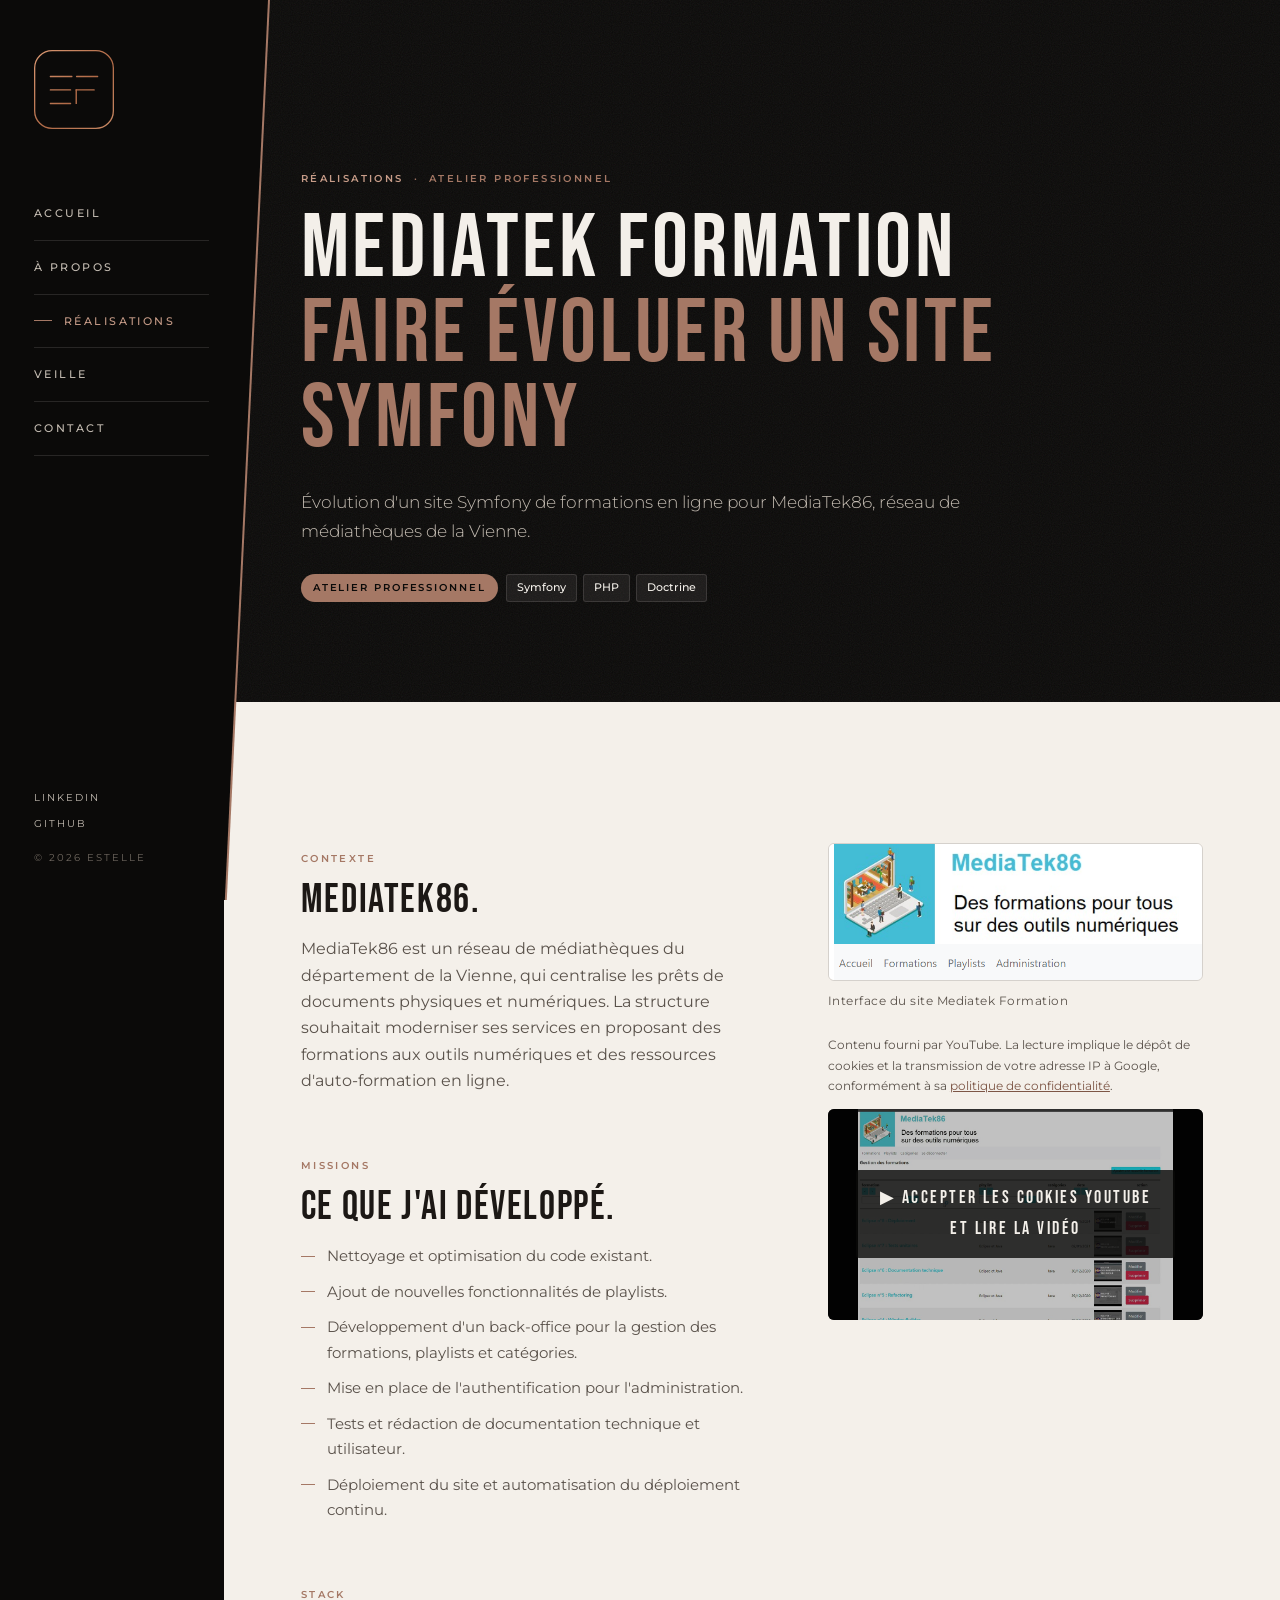
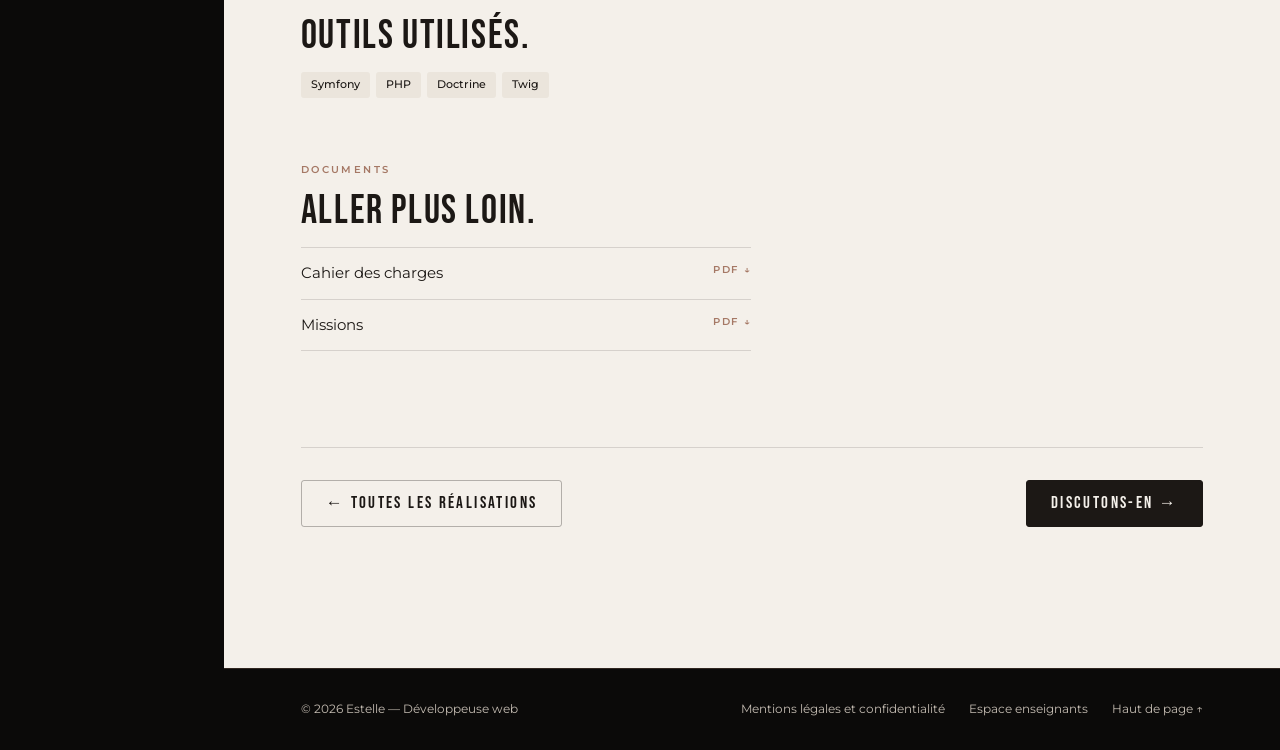
<file: projet-mediatek-formation.html>
<!DOCTYPE html>
<html lang="fr">

<head>
  <meta charset="UTF-8">
  <meta name="viewport" content="width=device-width, initial-scale=1.0">
  <meta name="description" content="Atelier professionnel : évolution d'un site Symfony de formations en ligne pour MediaTek86.">
  <title>Mediatek Formation — Estelle · Développeuse web</title>
  <link rel="stylesheet" href="styles.css">
  <link rel="icon" type="image/svg+xml" href="assets/favicon.svg">
</head>

<body>

  <nav class="menu" aria-label="Navigation principale">
    <div class="menu__corps">
      <a class="marque" href="index.html"><img src="assets/logo-ef.svg" alt="Estelle, développeuse web : retour à l'accueil"></a>
      <button class="menu__bouton" type="button" aria-label="Menu" aria-expanded="false" aria-controls="menu-liens">≡</button>
      <div class="menu__liens" id="menu-liens">
        <a href="index.html#accueil">Accueil</a>
        <a href="index.html#parcours">À propos</a>
        <a href="index.html#projets" aria-current="true">Réalisations</a>
        <a href="index.html#veille">Veille</a>
        <a href="index.html#contact">Contact</a>
      </div>
      <div class="menu__pied">
        <a href="https://www.linkedin.com/in/estelle-f-b1318629b" target="_blank" rel="noopener">LinkedIn</a>
        <a href="https://github.com/S-T-L" target="_blank" rel="noopener">GitHub</a>
        <small>© 2026 Estelle</small>
      </div>
    </div>
  </nav>

  <main>

    <header class="intro-page">
      <div class="grain" aria-hidden="true"></div>
      <div class="interieur">
        <p class="fil etiquette"><a href="index.html#projets">Réalisations</a><span>Atelier professionnel</span></p>
        <h1>Mediatek Formation<em>Faire évoluer un site Symfony</em></h1>
        <p class="intro-page__texte">Évolution d'un site Symfony de formations en ligne pour MediaTek86, réseau de médiathèques de la Vienne.</p>
        <div class="intro-page__meta">
          <span class="badge">Atelier professionnel</span>
          <div class="puces puces--sombre"><span>Symfony</span><span>PHP</span><span>Doctrine</span></div>
        </div>
      </div>
    </header>

    <section class="bloc bloc--clair">
      <div class="interieur">
        <div class="projet-page">
          <div>
            <div class="rubrique apparait">
              <span class="etiquette">Contexte</span>
              <h2>MediaTek86.</h2>
              <p>MediaTek86 est un réseau de médiathèques du département de la Vienne, qui centralise les prêts de documents physiques et numériques. La structure souhaitait moderniser ses services en proposant des formations aux outils numériques et des ressources d'auto-formation en ligne.</p>
            </div>

            <div class="rubrique apparait">
              <span class="etiquette">Missions</span>
              <h2>Ce que j'ai développé.</h2>
              <ul>
                <li>Nettoyage et optimisation du code existant.</li>
                <li>Ajout de nouvelles fonctionnalités de playlists.</li>
                <li>Développement d'un back-office pour la gestion des formations, playlists et catégories.</li>
                <li>Mise en place de l'authentification pour l'administration.</li>
                <li>Tests et rédaction de documentation technique et utilisateur.</li>
                <li>Déploiement du site et automatisation du déploiement continu.</li>
              </ul>
            </div>

            <div class="rubrique apparait">
              <span class="etiquette">Stack</span>
              <h2>Outils utilisés.</h2>
              <div class="puces"><span>Symfony</span><span>PHP</span><span>Doctrine</span><span>Twig</span></div>
            </div>

            <div class="rubrique apparait">
              <span class="etiquette">Documents</span>
              <h2>Aller plus loin.</h2>
              <div class="docs">
                <a href="assets/projets/docs/formation-cahier-des-charges.pdf" target="_blank" rel="noopener">Cahier des charges</a>
                <a href="assets/projets/docs/formation-missions.pdf" target="_blank" rel="noopener">Missions</a>
              </div>
            </div>
          </div>
          <div class="projet-page__media">
            <figure class="figure-projet apparait">
              <img src="assets/projets/formation-capture.png" alt="Capture d'écran du site Mediatek Formation">
              <figcaption>Interface du site Mediatek Formation</figcaption>
            </figure>
            <p class="video__info">Contenu fourni par YouTube. La lecture implique le dépôt de cookies et la transmission de votre adresse IP à Google, conformément à sa <a href="https://policies.google.com/privacy" target="_blank" rel="noopener">politique de confidentialité</a>.</p>
            <div class="video apparait">
              <a class="video__lancer" href="https://www.youtube.com/watch?v=pwO4krmrnfY" data-video="pwO4krmrnfY" data-titre="Présentation vidéo — Mediatek Formation">
                <img src="assets/projets/videos/mediatek-formation.jpg" alt="" loading="lazy">
                <span class="video__bouton">▶ Accepter les cookies YouTube et lire la vidéo</span>
              </a>
            </div>
          </div>
        </div>

        <div class="suite">
          <a href="index.html#projets" class="btn btn--contour">← Toutes les réalisations</a>
          <a href="index.html#contact" class="btn">Discutons-en →</a>
        </div>
      </div>
    </section>

  </main>

  <footer class="pied">
    <span>© 2026 Estelle — Développeuse web</span>
    <nav class="pied__liens" aria-label="Liens de bas de page">
      <a href="mentions-legales.html">Mentions légales et confidentialité</a>
      <a href="prive/login.php">Espace enseignants</a>
      <a href="#">Haut de page ↑</a>
    </nav>
  </footer>

  <script src="app.js"></script>
</body>

</html>
</file>
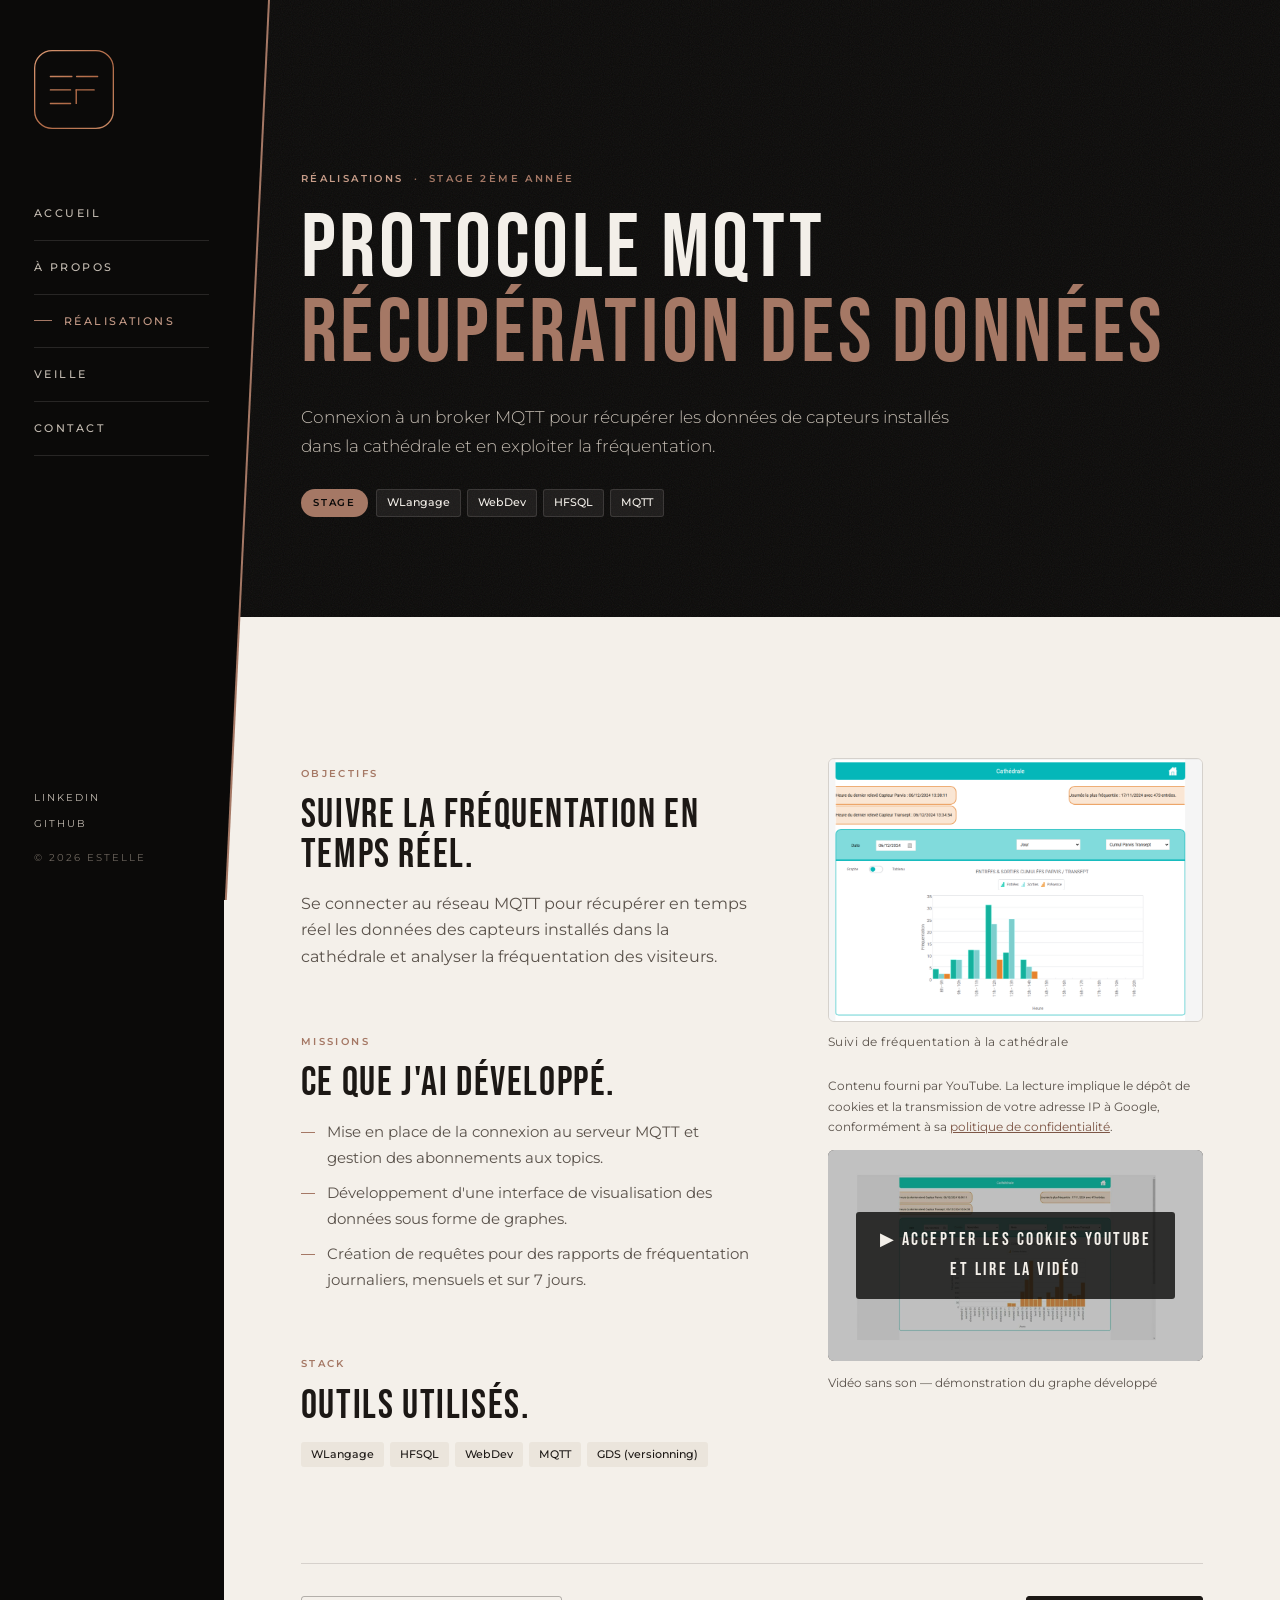
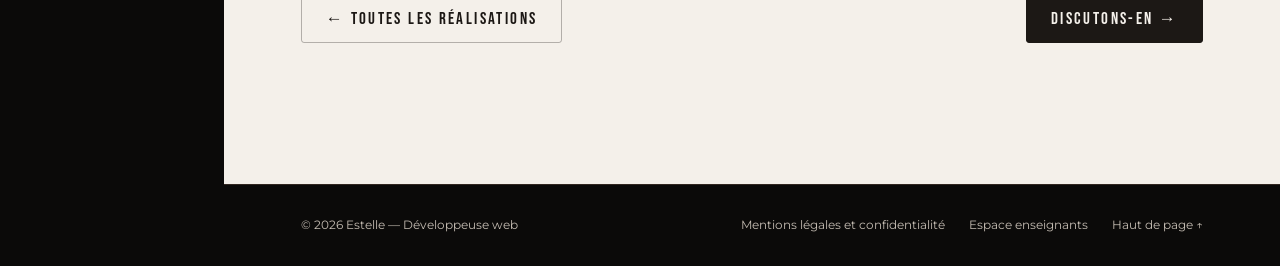
<file: projet-mqtt.html>
<!DOCTYPE html>
<html lang="fr">

<head>
  <meta charset="UTF-8">
  <meta name="viewport" content="width=device-width, initial-scale=1.0">
  <meta name="description" content="Stage de seconde année : connexion à un broker MQTT pour exploiter les données de fréquentation d'une cathédrale.">
  <title>Protocole MQTT — Estelle · Développeuse web</title>
  <link rel="stylesheet" href="styles.css">
  <link rel="icon" type="image/svg+xml" href="assets/favicon.svg">
</head>

<body>

  <nav class="menu" aria-label="Navigation principale">
    <div class="menu__corps">
      <a class="marque" href="index.html"><img src="assets/logo-ef.svg" alt="Estelle, développeuse web : retour à l'accueil"></a>
      <button class="menu__bouton" type="button" aria-label="Menu" aria-expanded="false" aria-controls="menu-liens">≡</button>
      <div class="menu__liens" id="menu-liens">
        <a href="index.html#accueil">Accueil</a>
        <a href="index.html#parcours">À propos</a>
        <a href="index.html#projets" aria-current="true">Réalisations</a>
        <a href="index.html#veille">Veille</a>
        <a href="index.html#contact">Contact</a>
      </div>
      <div class="menu__pied">
        <a href="https://www.linkedin.com/in/estelle-f-b1318629b" target="_blank" rel="noopener">LinkedIn</a>
        <a href="https://github.com/S-T-L" target="_blank" rel="noopener">GitHub</a>
        <small>© 2026 Estelle</small>
      </div>
    </div>
  </nav>

  <main>

    <header class="intro-page">
      <div class="grain" aria-hidden="true"></div>
      <div class="interieur">
        <p class="fil etiquette"><a href="index.html#projets">Réalisations</a><span>Stage 2ème année</span></p>
        <h1>Protocole MQTT<em>Récupération des données</em></h1>
        <p class="intro-page__texte">Connexion à un broker MQTT pour récupérer les données de capteurs installés dans la cathédrale et en exploiter la fréquentation.</p>
        <div class="intro-page__meta">
          <span class="badge">Stage</span>
          <div class="puces puces--sombre"><span>WLangage</span><span>WebDev</span><span>HFSQL</span><span>MQTT</span></div>
        </div>
      </div>
    </header>

    <section class="bloc bloc--clair">
      <div class="interieur">
        <div class="projet-page">
          <div>
            <div class="rubrique apparait">
              <span class="etiquette">Objectifs</span>
              <h2>Suivre la fréquentation en temps réel.</h2>
              <p>Se connecter au réseau MQTT pour récupérer en temps réel les données des capteurs installés dans la cathédrale et analyser la fréquentation des visiteurs.</p>
            </div>

            <div class="rubrique apparait">
              <span class="etiquette">Missions</span>
              <h2>Ce que j'ai développé.</h2>
              <ul>
                <li>Mise en place de la connexion au serveur MQTT et gestion des abonnements aux topics.</li>
                <li>Développement d'une interface de visualisation des données sous forme de graphes.</li>
                <li>Création de requêtes pour des rapports de fréquentation journaliers, mensuels et sur 7 jours.</li>
              </ul>
            </div>

            <div class="rubrique apparait">
              <span class="etiquette">Stack</span>
              <h2>Outils utilisés.</h2>
              <div class="puces"><span>WLangage</span><span>HFSQL</span><span>WebDev</span><span>MQTT</span><span>GDS (versionning)</span></div>
            </div>
          </div>
          <div class="projet-page__media">
            <figure class="figure-projet apparait">
              <img src="assets/projets/mqtt-cathedrale.png" alt="Page d'entrée de la cathédrale, capteurs de fréquentation">
              <figcaption>Suivi de fréquentation à la cathédrale</figcaption>
            </figure>
            <p class="video__info">Contenu fourni par YouTube. La lecture implique le dépôt de cookies et la transmission de votre adresse IP à Google, conformément à sa <a href="https://policies.google.com/privacy" target="_blank" rel="noopener">politique de confidentialité</a>.</p>
            <div class="video apparait">
              <a class="video__lancer" href="https://www.youtube.com/watch?v=WPcMayMd-i8" data-video="WPcMayMd-i8" data-titre="Présentation vidéo du graphe développé pour afficher les données">
                <img src="assets/projets/videos/mqtt.jpg" alt="" loading="lazy">
                <span class="video__bouton">▶ Accepter les cookies YouTube et lire la vidéo</span>
              </a>
            </div>
            <p class="note-media">Vidéo sans son — démonstration du graphe développé</p>
          </div>
        </div>

        <div class="suite">
          <a href="index.html#projets" class="btn btn--contour">← Toutes les réalisations</a>
          <a href="index.html#contact" class="btn">Discutons-en →</a>
        </div>
      </div>
    </section>

  </main>

  <footer class="pied">
    <span>© 2026 Estelle — Développeuse web</span>
    <nav class="pied__liens" aria-label="Liens de bas de page">
      <a href="mentions-legales.html">Mentions légales et confidentialité</a>
      <a href="prive/login.php">Espace enseignants</a>
      <a href="#">Haut de page ↑</a>
    </nav>
  </footer>

  <script src="app.js"></script>
</body>

</html>
</file>
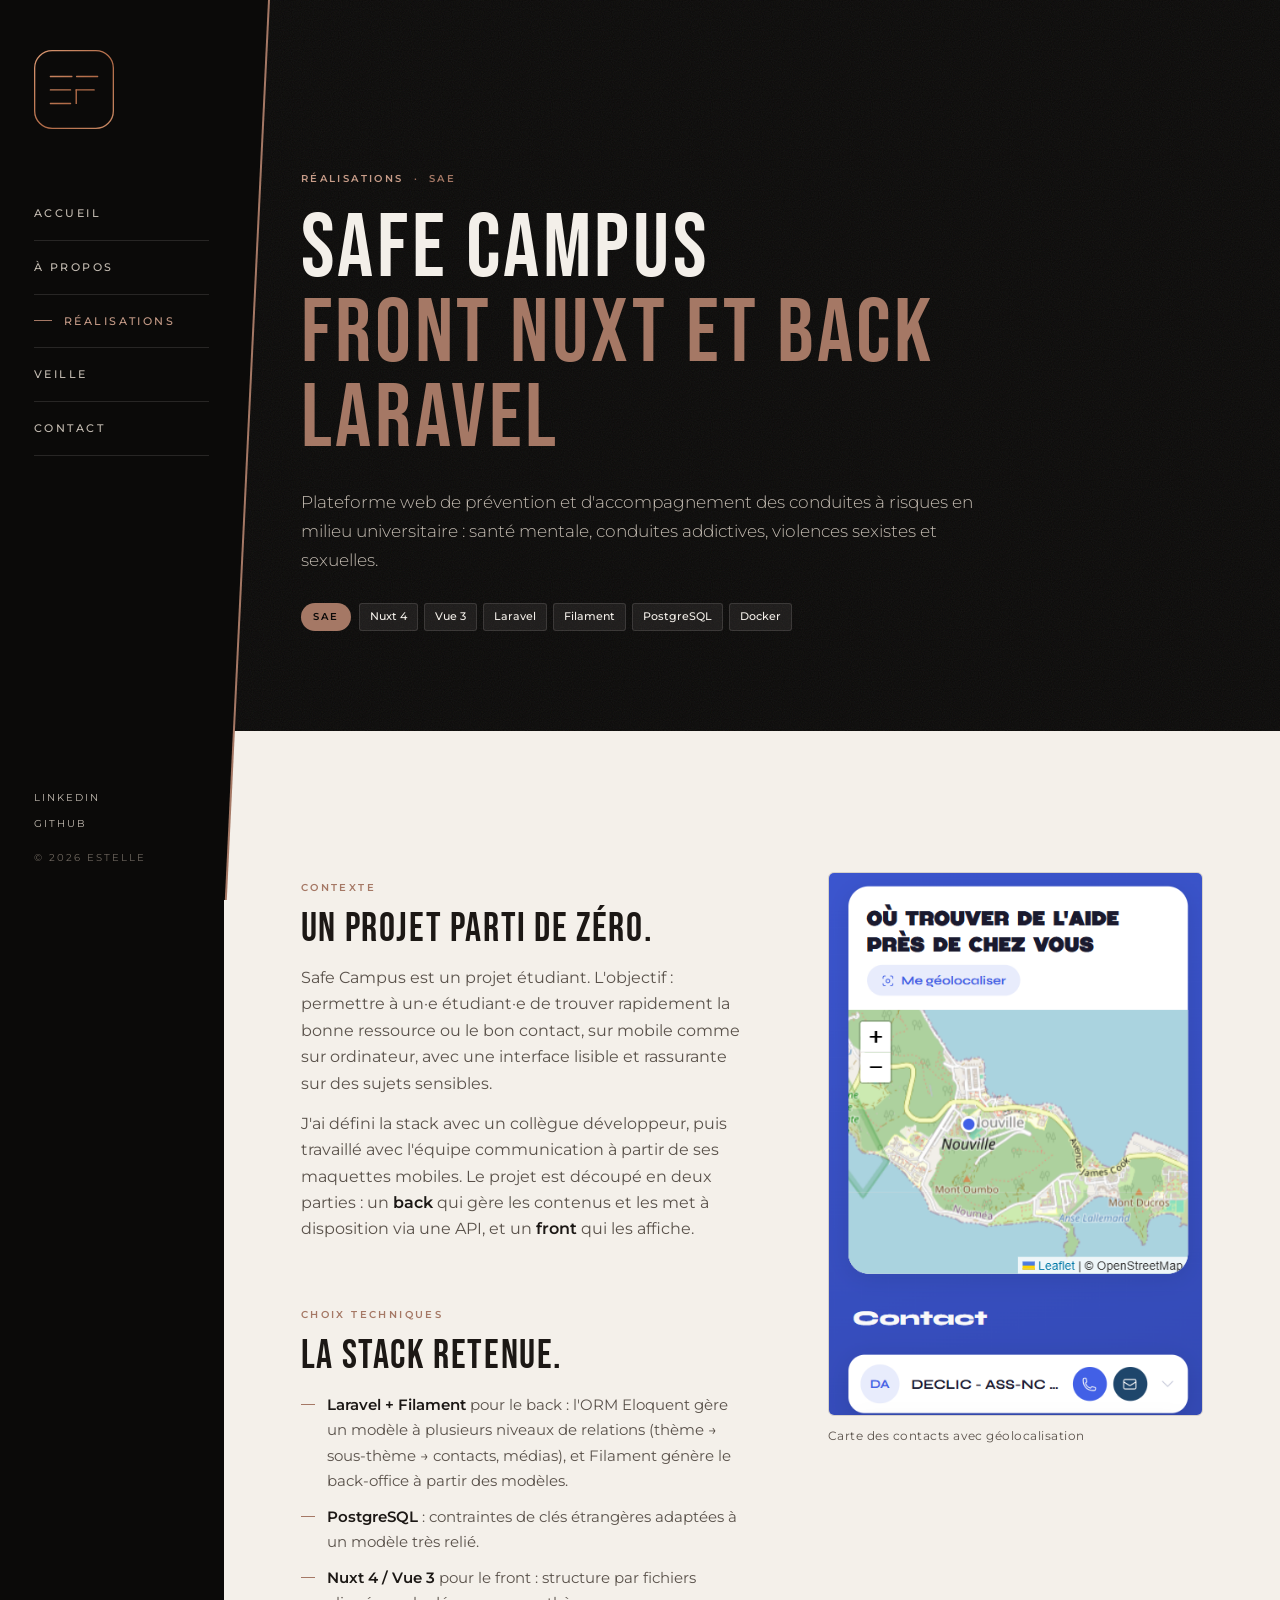
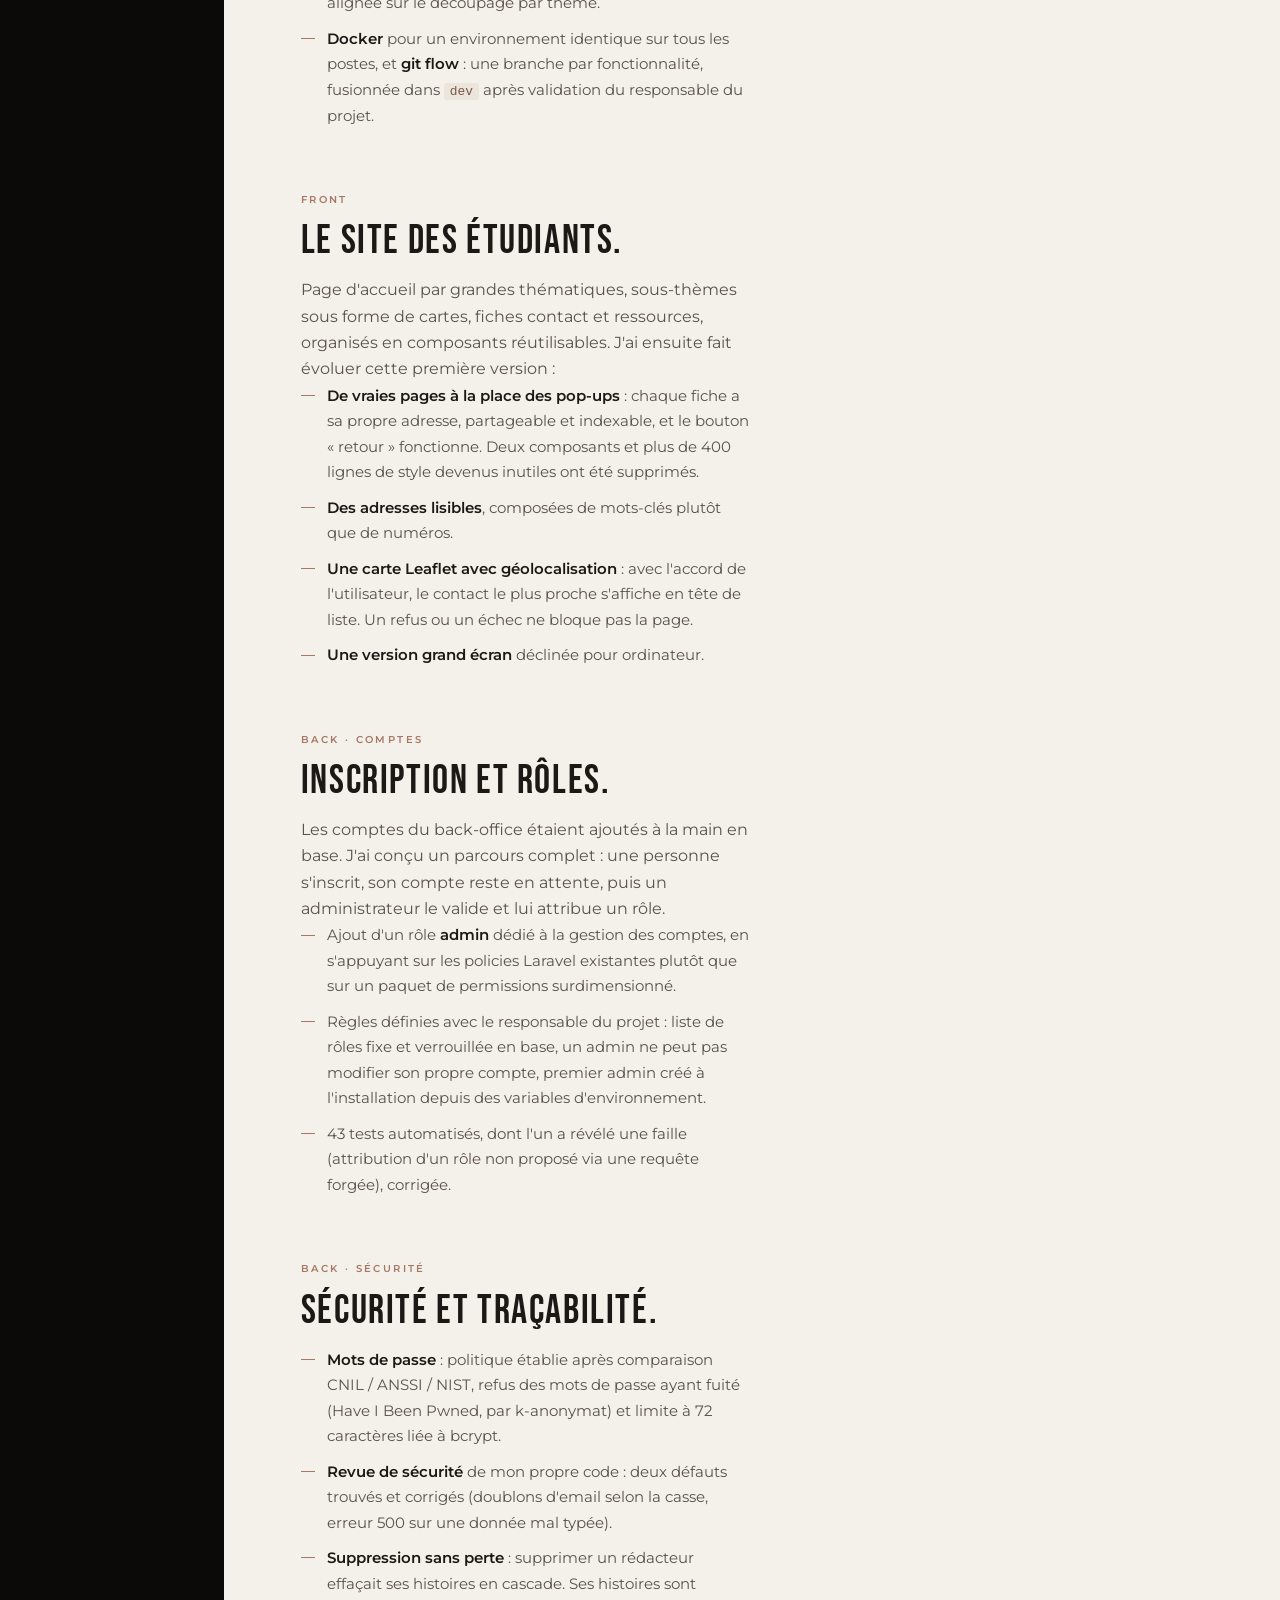
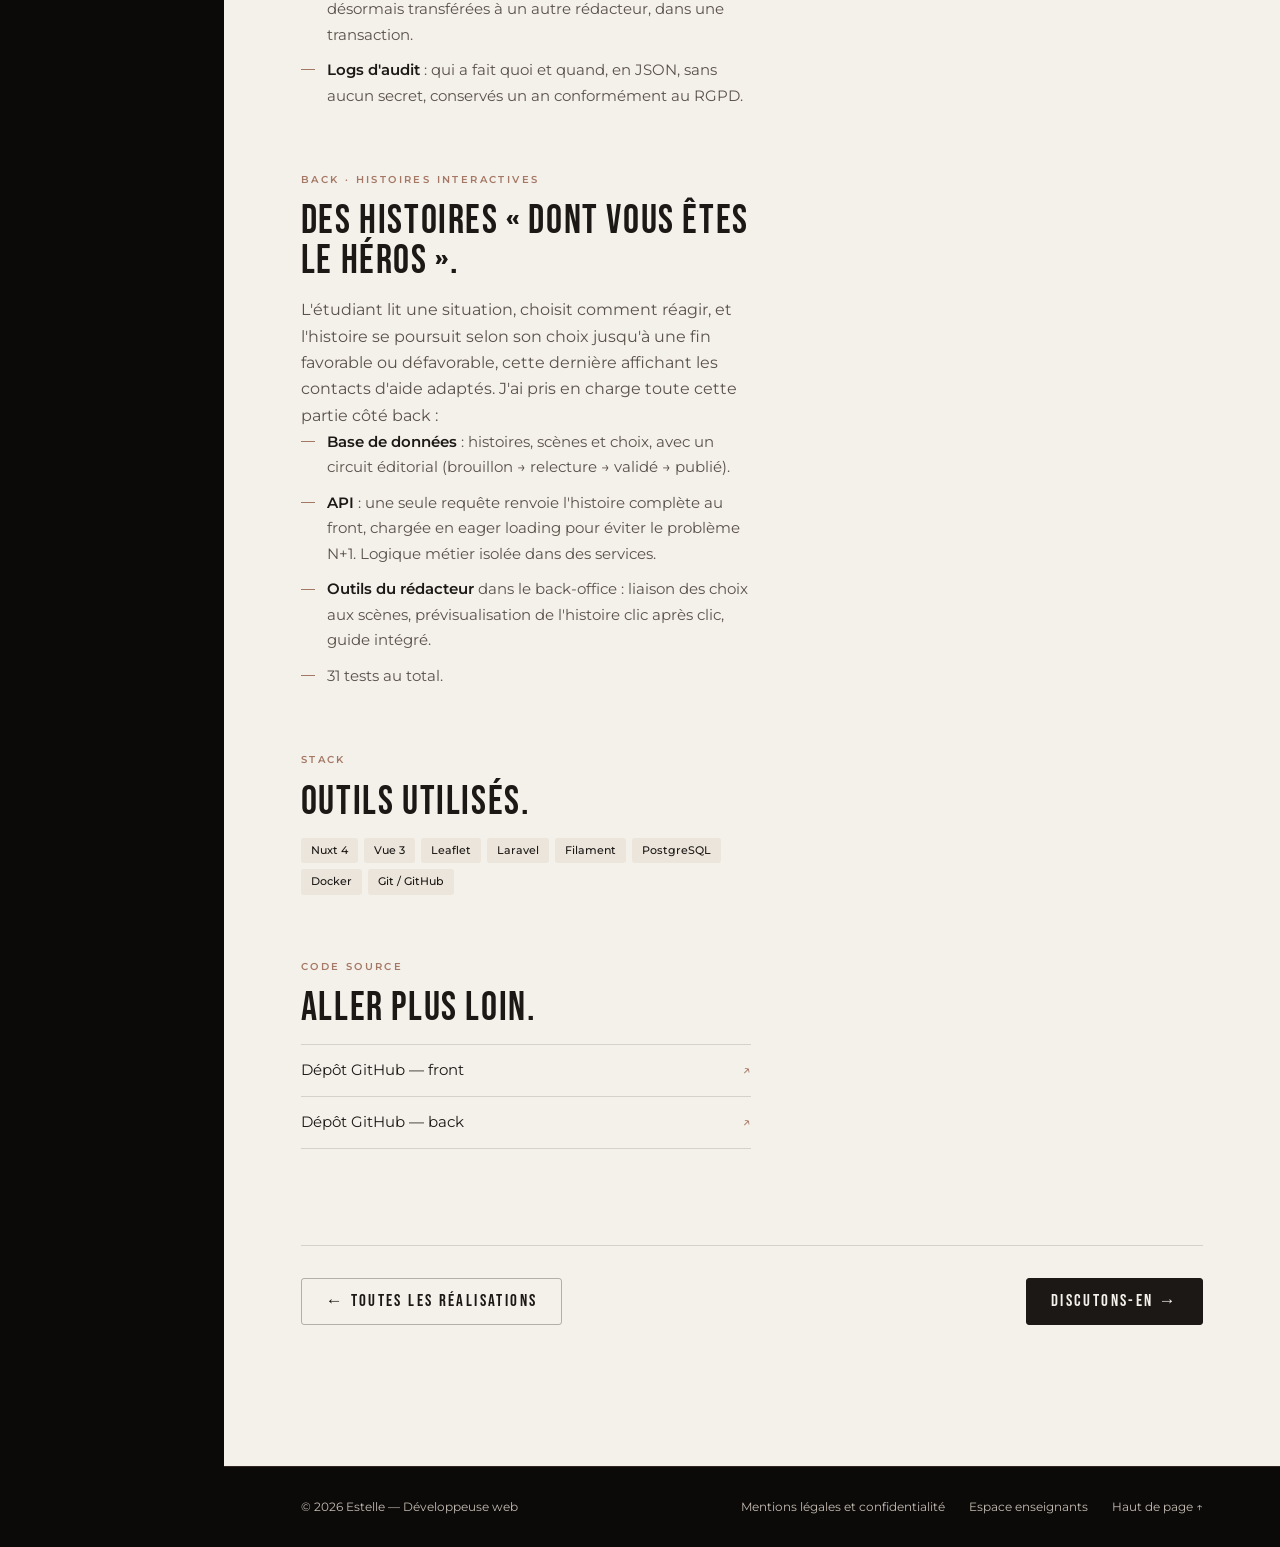
<file: projet-safe-campus.html>
<!DOCTYPE html>
<html lang="fr">

<head>
  <meta charset="UTF-8">
  <meta name="viewport" content="width=device-width, initial-scale=1.0">
  <meta name="description" content="SAE : plateforme web de prévention des conduites à risques en milieu universitaire, front Nuxt et back Laravel / Filament.">
  <title>Safe Campus — Estelle · Développeuse web</title>
  <link rel="stylesheet" href="styles.css">
  <link rel="icon" type="image/svg+xml" href="assets/favicon.svg">
</head>

<body>

  <nav class="menu" aria-label="Navigation principale">
    <div class="menu__corps">
      <a class="marque" href="index.html"><img src="assets/logo-ef.svg" alt="Estelle, développeuse web : retour à l'accueil"></a>
      <button class="menu__bouton" type="button" aria-label="Menu" aria-expanded="false" aria-controls="menu-liens">≡</button>
      <div class="menu__liens" id="menu-liens">
        <a href="index.html#accueil">Accueil</a>
        <a href="index.html#parcours">À propos</a>
        <a href="index.html#projets" aria-current="true">Réalisations</a>
        <a href="index.html#veille">Veille</a>
        <a href="index.html#contact">Contact</a>
      </div>
      <div class="menu__pied">
        <a href="https://www.linkedin.com/in/estelle-f-b1318629b" target="_blank" rel="noopener">LinkedIn</a>
        <a href="https://github.com/S-T-L" target="_blank" rel="noopener">GitHub</a>
        <small>© 2026 Estelle</small>
      </div>
    </div>
  </nav>

  <main>

    <header class="intro-page">
      <div class="grain" aria-hidden="true"></div>
      <div class="interieur">
        <p class="fil etiquette"><a href="index.html#projets">Réalisations</a><span>SAE</span></p>
        <h1>Safe Campus<em>Front Nuxt et back Laravel</em></h1>
        <p class="intro-page__texte">Plateforme web de prévention et d'accompagnement des conduites à risques en milieu universitaire : santé mentale, conduites addictives, violences sexistes et sexuelles.</p>
        <div class="intro-page__meta">
          <span class="badge">SAE</span>
          <div class="puces puces--sombre"><span>Nuxt 4</span><span>Vue 3</span><span>Laravel</span><span>Filament</span><span>PostgreSQL</span><span>Docker</span></div>
        </div>
      </div>
    </header>

    <section class="bloc bloc--clair">
      <div class="interieur">
        <div class="projet-page">
          <div>
            <div class="rubrique apparait">
              <span class="etiquette">Contexte</span>
              <h2>Un projet parti de zéro.</h2>
              <p>Safe Campus est un projet étudiant. L'objectif : permettre à un·e étudiant·e de trouver rapidement la bonne ressource ou le bon contact, sur mobile comme sur ordinateur, avec une interface lisible et rassurante sur des sujets sensibles.</p>
              <p>J'ai défini la stack avec un collègue développeur, puis travaillé avec l'équipe communication à partir de ses maquettes mobiles. Le projet est découpé en deux parties : un <strong>back</strong> qui gère les contenus et les met à disposition via une API, et un <strong>front</strong> qui les affiche.</p>
            </div>

            <div class="rubrique apparait">
              <span class="etiquette">Choix techniques</span>
              <h2>La stack retenue.</h2>
              <ul>
                <li><strong>Laravel + Filament</strong> pour le back : l'ORM Eloquent gère un modèle à plusieurs niveaux de relations (thème → sous-thème → contacts, médias), et Filament génère le back-office à partir des modèles.</li>
                <li><strong>PostgreSQL</strong> : contraintes de clés étrangères adaptées à un modèle très relié.</li>
                <li><strong>Nuxt 4 / Vue 3</strong> pour le front : structure par fichiers alignée sur le découpage par thème.</li>
                <li><strong>Docker</strong> pour un environnement identique sur tous les postes, et <strong>git flow</strong> : une branche par fonctionnalité, fusionnée dans <code>dev</code> après validation du responsable du projet.</li>
              </ul>
            </div>

            <div class="rubrique apparait">
              <span class="etiquette">Front</span>
              <h2>Le site des étudiants.</h2>
              <p>Page d'accueil par grandes thématiques, sous-thèmes sous forme de cartes, fiches contact et ressources, organisés en composants réutilisables. J'ai ensuite fait évoluer cette première version :</p>
              <ul>
                <li><strong>De vraies pages à la place des pop-ups</strong> : chaque fiche a sa propre adresse, partageable et indexable, et le bouton « retour » fonctionne. Deux composants et plus de 400 lignes de style devenus inutiles ont été supprimés.</li>
                <li><strong>Des adresses lisibles</strong>, composées de mots-clés plutôt que de numéros.</li>
                <li><strong>Une carte Leaflet avec géolocalisation</strong> : avec l'accord de l'utilisateur, le contact le plus proche s'affiche en tête de liste. Un refus ou un échec ne bloque pas la page.</li>
                <li><strong>Une version grand écran</strong> déclinée pour ordinateur.</li>
              </ul>
            </div>

            <div class="rubrique apparait">
              <span class="etiquette">Back · Comptes</span>
              <h2>Inscription et rôles.</h2>
              <p>Les comptes du back-office étaient ajoutés à la main en base. J'ai conçu un parcours complet : une personne s'inscrit, son compte reste en attente, puis un administrateur le valide et lui attribue un rôle.</p>
              <ul>
                <li>Ajout d'un rôle <strong>admin</strong> dédié à la gestion des comptes, en s'appuyant sur les policies Laravel existantes plutôt que sur un paquet de permissions surdimensionné.</li>
                <li>Règles définies avec le responsable du projet : liste de rôles fixe et verrouillée en base, un admin ne peut pas modifier son propre compte, premier admin créé à l'installation depuis des variables d'environnement.</li>
                <li>43 tests automatisés, dont l'un a révélé une faille (attribution d'un rôle non proposé via une requête forgée), corrigée.</li>
              </ul>
            </div>

            <div class="rubrique apparait">
              <span class="etiquette">Back · Sécurité</span>
              <h2>Sécurité et traçabilité.</h2>
              <ul>
                <li><strong>Mots de passe</strong> : politique établie après comparaison CNIL / ANSSI / NIST, refus des mots de passe ayant fuité (Have I Been Pwned, par k-anonymat) et limite à 72 caractères liée à bcrypt.</li>
                <li><strong>Revue de sécurité</strong> de mon propre code : deux défauts trouvés et corrigés (doublons d'email selon la casse, erreur 500 sur une donnée mal typée).</li>
                <li><strong>Suppression sans perte</strong> : supprimer un rédacteur effaçait ses histoires en cascade. Ses histoires sont désormais transférées à un autre rédacteur, dans une transaction.</li>
                <li><strong>Logs d'audit</strong> : qui a fait quoi et quand, en JSON, sans aucun secret, conservés un an conformément au RGPD.</li>
              </ul>
            </div>

            <div class="rubrique apparait">
              <span class="etiquette">Back · Histoires interactives</span>
              <h2>Des histoires « dont vous êtes le héros ».</h2>
              <p>L'étudiant lit une situation, choisit comment réagir, et l'histoire se poursuit selon son choix jusqu'à une fin favorable ou défavorable, cette dernière affichant les contacts d'aide adaptés. J'ai pris en charge toute cette partie côté back :</p>
              <ul>
                <li><strong>Base de données</strong> : histoires, scènes et choix, avec un circuit éditorial (brouillon → relecture → validé → publié).</li>
                <li><strong>API</strong> : une seule requête renvoie l'histoire complète au front, chargée en eager loading pour éviter le problème N+1. Logique métier isolée dans des services.</li>
                <li><strong>Outils du rédacteur</strong> dans le back-office : liaison des choix aux scènes, prévisualisation de l'histoire clic après clic, guide intégré.</li>
                <li>31 tests au total.</li>
              </ul>
            </div>

            <div class="rubrique apparait">
              <span class="etiquette">Stack</span>
              <h2>Outils utilisés.</h2>
              <div class="puces"><span>Nuxt 4</span><span>Vue 3</span><span>Leaflet</span><span>Laravel</span><span>Filament</span><span>PostgreSQL</span><span>Docker</span><span>Git / GitHub</span></div>
            </div>

            <div class="rubrique apparait">
              <span class="etiquette">Code source</span>
              <h2>Aller plus loin.</h2>
              <div class="docs">
                <a href="https://github.com/Korrighed/safe-campus-front" target="_blank" rel="noopener">Dépôt GitHub — front</a>
                <a href="https://github.com/Korrighed/safe-campus-back" target="_blank" rel="noopener">Dépôt GitHub — back</a>
              </div>
            </div>
          </div>
          <div class="projet-page__media">
            <figure class="figure-projet apparait">
              <img src="assets/projets/safecampus-carte.png" alt="Carte Leaflet de Safe Campus avec le bouton « Me géolocaliser » et la liste des contacts">
              <figcaption>Carte des contacts avec géolocalisation</figcaption>
            </figure>
          </div>
        </div>

        <div class="suite">
          <a href="index.html#projets" class="btn btn--contour">← Toutes les réalisations</a>
          <a href="index.html#contact" class="btn">Discutons-en →</a>
        </div>
      </div>
    </section>

  </main>

  <footer class="pied">
    <span>© 2026 Estelle — Développeuse web</span>
    <nav class="pied__liens" aria-label="Liens de bas de page">
      <a href="mentions-legales.html">Mentions légales et confidentialité</a>
      <a href="prive/login.php">Espace enseignants</a>
      <a href="#">Haut de page ↑</a>
    </nav>
  </footer>

  <script src="app.js"></script>
</body>

</html>
</file>
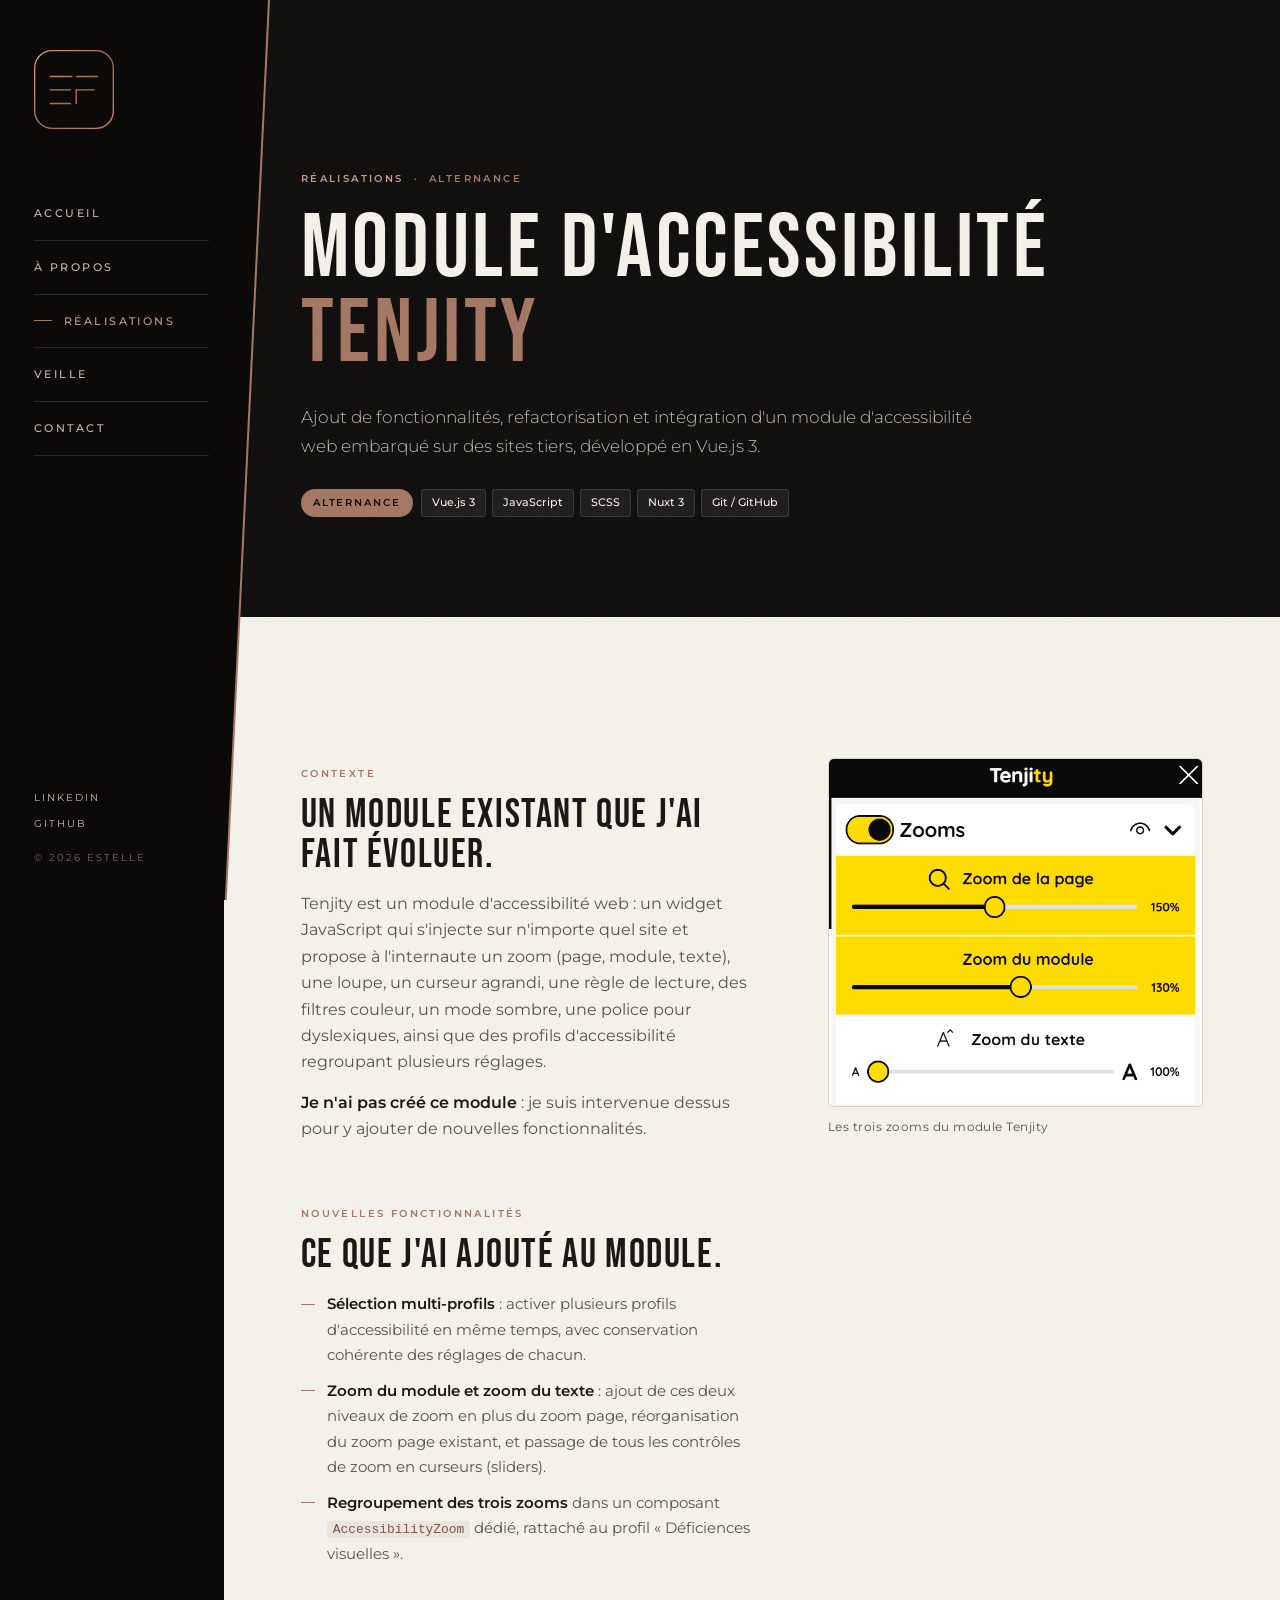
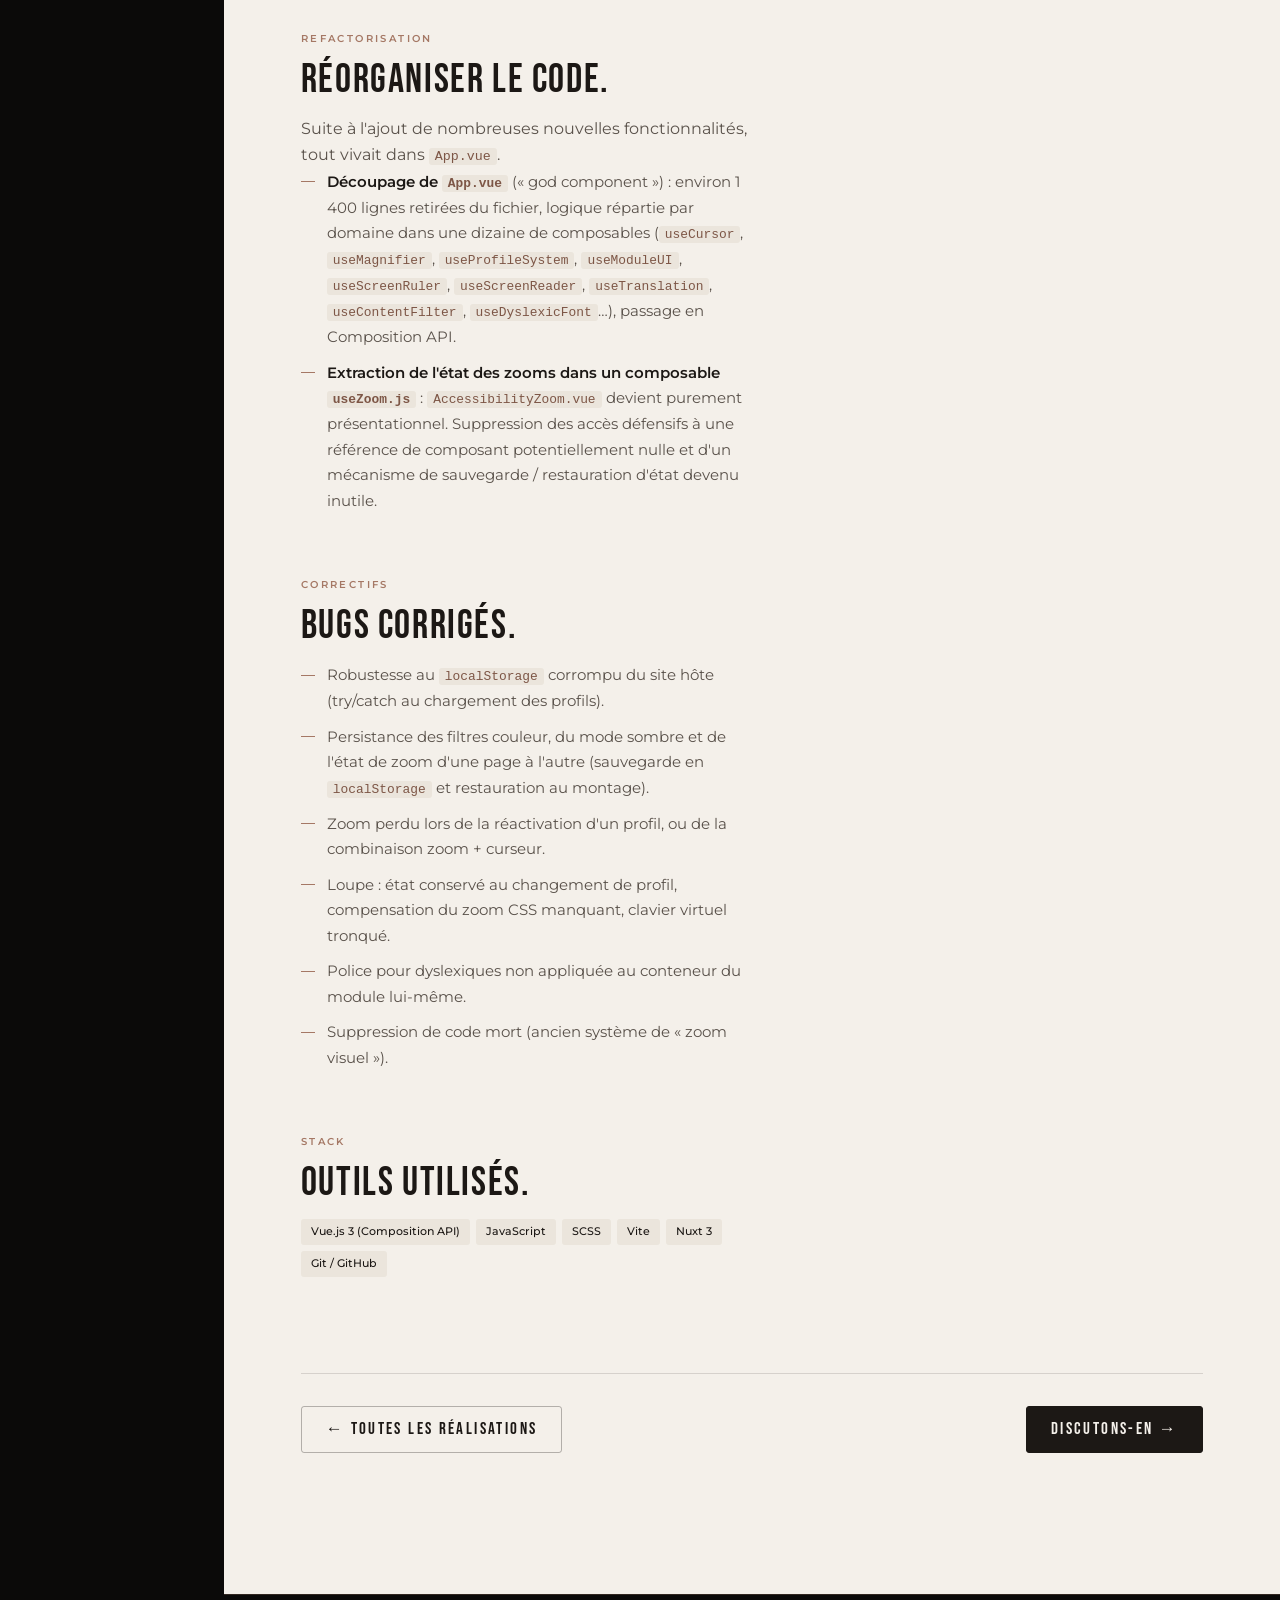
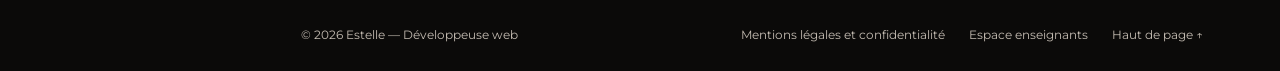
<file: projet-tenjity.html>
<!DOCTYPE html>
<html lang="fr">

<head>
  <meta charset="UTF-8">
  <meta name="viewport" content="width=device-width, initial-scale=1.0">
  <meta name="description" content="Alternance : ajout de fonctionnalités, refactorisation et intégration du module d'accessibilité web Tenjity (Vue.js 3).">
  <title>Module d'accessibilité Tenjity — Estelle · Développeuse web</title>
  <link rel="stylesheet" href="styles.css">
  <link rel="icon" type="image/svg+xml" href="assets/favicon.svg">
</head>

<body>

  <nav class="menu" aria-label="Navigation principale">
    <div class="menu__corps">
      <a class="marque" href="index.html"><img src="assets/logo-ef.svg" alt="Estelle, développeuse web : retour à l'accueil"></a>
      <button class="menu__bouton" type="button" aria-label="Menu" aria-expanded="false" aria-controls="menu-liens">≡</button>
      <div class="menu__liens" id="menu-liens">
        <a href="index.html#accueil">Accueil</a>
        <a href="index.html#parcours">À propos</a>
        <a href="index.html#projets" aria-current="true">Réalisations</a>
        <a href="index.html#veille">Veille</a>
        <a href="index.html#contact">Contact</a>
      </div>
      <div class="menu__pied">
        <a href="https://www.linkedin.com/in/estelle-f-b1318629b" target="_blank" rel="noopener">LinkedIn</a>
        <a href="https://github.com/S-T-L" target="_blank" rel="noopener">GitHub</a>
        <small>© 2026 Estelle</small>
      </div>
    </div>
  </nav>

  <main>

    <header class="intro-page">
      <div class="grain" aria-hidden="true"></div>
      <div class="interieur">
        <p class="fil etiquette"><a href="index.html#projets">Réalisations</a><span>Alternance</span></p>
        <h1>Module d'accessibilité<em>Tenjity</em></h1>
        <p class="intro-page__texte">Ajout de fonctionnalités, refactorisation et intégration d'un module d'accessibilité web embarqué sur des sites tiers, développé en Vue.js 3.</p>
        <div class="intro-page__meta">
          <span class="badge">Alternance</span>
          <div class="puces puces--sombre"><span>Vue.js 3</span><span>JavaScript</span><span>SCSS</span><span>Nuxt 3</span><span>Git / GitHub</span></div>
        </div>
      </div>
    </header>

    <section class="bloc bloc--clair">
      <div class="interieur">
        <div class="projet-page">
          <div>
            <div class="rubrique apparait">
              <span class="etiquette">Contexte</span>
              <h2>Un module existant que j'ai fait évoluer.</h2>
              <p>Tenjity est un module d'accessibilité web : un widget JavaScript qui s'injecte sur n'importe quel site et propose à l'internaute un zoom (page, module, texte), une loupe, un curseur agrandi, une règle de lecture, des filtres couleur, un mode sombre, une police pour dyslexiques, ainsi que des profils d'accessibilité regroupant plusieurs réglages.</p>
              <p><strong>Je n'ai pas créé ce module</strong> : je suis intervenue dessus pour y ajouter de nouvelles fonctionnalités.</p>
            </div>

            <div class="rubrique apparait">
              <span class="etiquette">Nouvelles fonctionnalités</span>
              <h2>Ce que j'ai ajouté au module.</h2>
              <ul>
                <li><strong>Sélection multi-profils</strong> : activer plusieurs profils d'accessibilité en même temps, avec conservation cohérente des réglages de chacun.</li>
                <li><strong>Zoom du module et zoom du texte</strong> : ajout de ces deux niveaux de zoom en plus du zoom page, réorganisation du zoom page existant, et passage de tous les contrôles de zoom en curseurs (sliders).</li>
                <li><strong>Regroupement des trois zooms</strong> dans un composant <code>AccessibilityZoom</code> dédié, rattaché au profil « Déficiences visuelles ».</li>
              </ul>
            </div>

            <div class="rubrique apparait">
              <span class="etiquette">Refactorisation</span>
              <h2>Réorganiser le code.</h2>
              <p>Suite à l'ajout de nombreuses nouvelles fonctionnalités, tout vivait dans <code>App.vue</code>.</p>
              <ul>
                <li><strong>Découpage de <code>App.vue</code></strong> (« god component ») : environ 1 400 lignes retirées du fichier, logique répartie par domaine dans une dizaine de composables (<code>useCursor</code>, <code>useMagnifier</code>, <code>useProfileSystem</code>, <code>useModuleUI</code>, <code>useScreenRuler</code>, <code>useScreenReader</code>, <code>useTranslation</code>, <code>useContentFilter</code>, <code>useDyslexicFont</code>…), passage en Composition API.</li>
                <li><strong>Extraction de l'état des zooms dans un composable <code>useZoom.js</code></strong> : <code>AccessibilityZoom.vue</code> devient purement présentationnel. Suppression des accès défensifs à une référence de composant potentiellement nulle et d'un mécanisme de sauvegarde / restauration d'état devenu inutile.</li>
              </ul>
            </div>

            <div class="rubrique apparait">
              <span class="etiquette">Correctifs</span>
              <h2>Bugs corrigés.</h2>
              <ul>
                <li>Robustesse au <code>localStorage</code> corrompu du site hôte (try/catch au chargement des profils).</li>
                <li>Persistance des filtres couleur, du mode sombre et de l'état de zoom d'une page à l'autre (sauvegarde en <code>localStorage</code> et restauration au montage).</li>
                <li>Zoom perdu lors de la réactivation d'un profil, ou de la combinaison zoom + curseur.</li>
                <li>Loupe : état conservé au changement de profil, compensation du zoom CSS manquant, clavier virtuel tronqué.</li>
                <li>Police pour dyslexiques non appliquée au conteneur du module lui-même.</li>
                <li>Suppression de code mort (ancien système de « zoom visuel »).</li>
              </ul>
            </div>

            <div class="rubrique apparait">
              <span class="etiquette">Stack</span>
              <h2>Outils utilisés.</h2>
              <div class="puces"><span>Vue.js 3 (Composition API)</span><span>JavaScript</span><span>SCSS</span><span>Vite</span><span>Nuxt 3</span><span>Git / GitHub</span></div>
            </div>
          </div>
          <div class="projet-page__media">
            <figure class="figure-projet apparait">
              <img src="assets/projets/tenjity-zooms.png" alt="Panneau Zooms du module Tenjity : curseurs Zoom de la page (150 %), Zoom du module (130 %) et Zoom du texte (100 %)">
              <figcaption>Les trois zooms du module Tenjity</figcaption>
            </figure>
          </div>
        </div>

        <div class="suite">
          <a href="index.html#projets" class="btn btn--contour">← Toutes les réalisations</a>
          <a href="index.html#contact" class="btn">Discutons-en →</a>
        </div>
      </div>
    </section>

  </main>

  <footer class="pied">
    <span>© 2026 Estelle — Développeuse web</span>
    <nav class="pied__liens" aria-label="Liens de bas de page">
      <a href="mentions-legales.html">Mentions légales et confidentialité</a>
      <a href="prive/login.php">Espace enseignants</a>
      <a href="#">Haut de page ↑</a>
    </nav>
  </footer>

  <script src="app.js"></script>
</body>

</html>
</file>
<file: styles.css>
/* Portfolio — Estelle · style noir & cuivre */

/* Polices hébergées localement (fichiers officiels Google Fonts) */
@font-face { font-family: "Bebas Neue"; src: url("assets/fonts/BebasNeue-Regular.ttf") format("truetype"); font-weight: 400; font-style: normal; font-display: swap; }
@font-face { font-family: "Montserrat"; src: url("assets/fonts/Montserrat-VariableFont_wght.ttf") format("truetype"); font-weight: 300 600; font-style: normal; font-display: swap; }
@font-face { font-family: "Montserrat"; src: url("assets/fonts/Montserrat-Italic-VariableFont_wght.ttf") format("truetype"); font-weight: 300; font-style: italic; font-display: swap; }

:root {
  --encre: #0b0a09;
  --encre-2: #151311;
  --encre-3: #1d1a17;
  --papier: #f4f0ea;
  --papier-2: #ebe5dc;
  --cuivre: #a57865;
  --cuivre-clair: #c79c88;
  --cuivre-sombre: #7d5646;
  --txt-clair: #f3efe9;
  --txt-clair-2: #c4bcb2;
  --txt-sombre: #1c1815;
  --txt-sombre-2: #5a524b;
  --trait-clair: rgba(243, 239, 233, .12);
  --trait-sombre: rgba(28, 24, 21, .14);
  --titre: "Bebas Neue", Impact, sans-serif;
  --texte: "Montserrat", system-ui, sans-serif;
  --menu-l: 270px;
  --menu-bas: 84%;
  --decalage: 224px; /* un peu sous le bord bas du menu (84 % de 270 px), pour ne laisser aucune fente */
}

*, *::before, *::after { box-sizing: border-box; margin: 0; padding: 0; }
html { scroll-behavior: smooth; }
body { background: var(--encre); color: var(--txt-clair); font-family: var(--texte); font-weight: 400; line-height: 1.7; -webkit-font-smoothing: antialiased; overflow-x: hidden; }
a { color: inherit; text-decoration: none; }
img { display: block; max-width: 100%; }
:focus-visible { outline: 2px solid var(--cuivre-clair); outline-offset: 3px; }

/* ════════ MENU ════════ */
.menu { position: fixed; top: 0; left: 0; right: 0; z-index: 100; background: rgba(11, 10, 9, .9); backdrop-filter: blur(10px); -webkit-backdrop-filter: blur(10px); border-bottom: 1px solid rgba(165, 120, 101, .4); }
.menu__corps { display: flex; align-items: center; justify-content: space-between; height: 64px; padding: 0 16px; }
.marque { display: inline-flex; }
.marque img { width: 44px; height: auto; }
.menu__bouton { background: none; border: 0; color: var(--txt-clair); font-size: 26px; line-height: 1; padding: 6px; cursor: pointer; }
.menu__liens { display: none; }
.menu__liens a { font-size: 11px; font-weight: 500; letter-spacing: .22em; text-transform: uppercase; color: var(--txt-clair-2); transition: color .25s; }
.menu__liens a:hover, .menu__liens a[aria-current="true"] { color: var(--cuivre-clair); }
.menu.ouvert .menu__liens { display: flex; flex-direction: column; position: absolute; top: 64px; left: 0; right: 0; background: var(--encre); padding: 6px 16px 14px; border-bottom: 1px solid rgba(165, 120, 101, .4); }
.menu.ouvert .menu__liens a { padding: 14px 0; border-bottom: 1px solid var(--trait-clair); }
.menu__pied { display: none; }

@media (min-width: 981px) {
  /* menu coupé en biais ; le fond cuivre qui dépasse forme le filet du bord */
  .menu { right: auto; bottom: 0; width: var(--menu-l); background: var(--cuivre); border: 0; backdrop-filter: none; -webkit-backdrop-filter: none; clip-path: polygon(0 0, 100% 0, var(--menu-bas) 100%, 0 100%); }
  .menu::before { content: ""; position: absolute; inset: 0; background: var(--encre); clip-path: polygon(0 0, calc(100% - 2px) 0, calc(var(--menu-bas) - 2px) 100%, 0 100%); }
  .menu__corps { position: relative; z-index: 1; flex-direction: column; align-items: flex-start; justify-content: flex-start; height: 100%; width: 90%; padding: 50px 34px 34px; gap: 58px; }
  .marque img { width: 80px; }
  .menu__bouton { display: none; }
  .menu__liens { display: flex; flex-direction: column; width: 100%; }
  .menu__liens a { display: flex; align-items: center; gap: 0; padding: 17px 0; border-bottom: 1px solid var(--trait-clair); transition: color .25s, gap .3s ease; }
  .menu__liens a::before { content: ""; width: 0; height: 1px; background: var(--cuivre); transition: width .3s ease; }
  .menu__liens a:hover, .menu__liens a[aria-current="true"] { gap: 12px; }
  .menu__liens a:hover::before, .menu__liens a[aria-current="true"]::before { width: 18px; }
  .menu__pied { display: flex; flex-direction: column; gap: 9px; margin-top: auto; font-size: 10px; letter-spacing: .2em; text-transform: uppercase; }
  .menu__pied a { color: var(--txt-clair-2); transition: color .25s; }
  .menu__pied a:hover { color: var(--cuivre-clair); }
  .menu__pied small { color: #6f675f; font-size: 10px; margin-top: 8px; }
  main, .pied { margin-left: var(--decalage); }
}

/* ════════ STRUCTURE COMMUNE ════════ */
.bloc { padding: clamp(80px, 11vw, 150px) clamp(20px, 6vw, 90px); }
.bloc--clair { background: var(--papier); color: var(--txt-sombre); }
.bloc--sombre { background: var(--encre-2); }
.interieur { max-width: 1120px; margin: 0 auto; }
.entete { display: flex; align-items: baseline; gap: 18px; margin-bottom: clamp(44px, 6vw, 72px); flex-wrap: wrap; }
.entete__titre { font-family: var(--titre); font-weight: 400; font-size: clamp(44px, 6.5vw, 76px); letter-spacing: .06em; line-height: .95; }
.entete__intro { flex-basis: 100%; max-width: 620px; font-size: 15px; color: var(--txt-sombre-2); margin-top: 10px; }
.bloc--sombre .entete__intro, .accroche .entete__intro { color: var(--txt-clair-2); }
.etiquette { display: inline-block; font-size: 10px; font-weight: 600; letter-spacing: .24em; text-transform: uppercase; color: var(--cuivre); }

/* apparition douce au scroll */
.apparait { opacity: 0; transform: translateY(22px); transition: opacity .7s ease, transform .7s ease; }
.apparait.vu { opacity: 1; transform: none; }

/* ════════ ACCUEIL ════════ */
.accroche { position: relative; min-height: 100vh; min-height: 100svh; display: grid; place-items: center; overflow: hidden; background: var(--encre); isolation: isolate; }
.grain { position: absolute; inset: -50%; z-index: -1; opacity: .07; pointer-events: none;
  background-image: url("data:image/svg+xml,%3Csvg xmlns='http://www.w3.org/2000/svg' width='160' height='160'%3E%3Cfilter id='g'%3E%3CfeTurbulence type='fractalNoise' baseFrequency='.9' numOctaves='2' stitchTiles='stitch'/%3E%3C/filter%3E%3Crect width='100%25' height='100%25' filter='url(%23g)'/%3E%3C/svg%3E");
  animation: grain 1.2s steps(4) infinite; }
@keyframes grain { 25% { transform: translate(-3%, 2%); } 50% { transform: translate(2%, -3%); } 75% { transform: translate(-2%, -1%); } }

.accroche__contenu { text-align: center; padding: 0 20px; }
.accroche__sur { font-size: 18px; font-weight: 500; letter-spacing: .4em; text-transform: uppercase; color: var(--cuivre-clair); margin-bottom: 26px; }
.accroche__titre { font-family: var(--titre); font-weight: 400; line-height: .92; letter-spacing: .05em; font-size: clamp(54px, 10vw, 150px); color: var(--txt-clair); }
.accroche__titre em { font-style: normal; color: var(--cuivre); }
/* révélation par le bas : chaque ligne monte depuis un masque */
.ligne { display: block; overflow: hidden; padding-top: .1em; margin-top: -.1em; }
.ligne > span, .ligne > em { display: inline-block; transform: translateY(105%); animation: monte 1.1s cubic-bezier(.19, 1, .22, 1) forwards; }
.ligne:nth-child(2) > * { animation-delay: .18s; }
@keyframes monte { to { transform: none; } }
.accroche__sur { opacity: 0; animation: fondu .9s ease .5s forwards; }
.accroche__bas { opacity: 0; animation: fondu .9s ease 1.1s forwards; }
@keyframes fondu { to { opacity: 1; } }
.accroche__bas { position: absolute; bottom: 34px; left: 50%; transform: translateX(-50%); display: flex; flex-direction: column; align-items: center; gap: 10px; font-size: 9px; letter-spacing: .4em; text-transform: uppercase; color: var(--txt-clair-2); }
.accroche__bas::after { content: ""; width: 1px; height: 46px; background: linear-gradient(var(--cuivre), transparent); animation: goutte 2.4s ease-in-out infinite; transform-origin: top; }
@keyframes goutte { 0% { transform: scaleY(0); } 50% { transform: scaleY(1); } 100% { transform: scaleY(1); opacity: 0; } }

@media (min-width: 981px) {
  .accroche__titre { font-size: clamp(60px, calc((100vw - var(--menu-l)) * .1), 150px); }
}

/* ════════ À PROPOS ════════ */
.propos { display: grid; grid-template-columns: 1fr 1fr; gap: clamp(40px, 6vw, 90px); align-items: center; }
.propos__texte p { font-size: clamp(16px, 1.5vw, 18.5px); font-weight: 300; line-height: 1.85; color: var(--txt-sombre-2); }
.propos__texte p + p { margin-top: 18px; }
.propos__texte strong { color: var(--txt-sombre); font-weight: 600; }
.propos__cv { margin-top: 32px; }
.propos__cv small { font-size: .7em; letter-spacing: .08em; opacity: .7; }

.duo { display: grid; grid-template-columns: 1fr 1fr; gap: 18px; }
.duo figure { position: relative; aspect-ratio: 3 / 4; overflow: hidden; border-radius: 4px; background: var(--encre-3); }
.duo figure:nth-child(2) { margin-top: 56px; }
.duo img { width: 100%; height: 100%; object-fit: cover; filter: saturate(.9); transition: transform .9s ease, filter .6s; }
.duo figure:hover img { transform: scale(1.05); filter: saturate(1.1); }
.duo figcaption { position: absolute; inset: auto 0 0 0; padding: 16px; background: linear-gradient(transparent, rgba(11, 10, 9, .85)); color: var(--txt-clair); font-family: var(--titre); font-size: 20px; letter-spacing: .1em; line-height: 1.1; }

/* ════════ FORMATION : frise horizontale ════════ */
.frise { list-style: none; position: relative; display: grid; grid-template-columns: repeat(4, 1fr); gap: clamp(24px, 4vw, 56px); }
.frise::before { content: ""; position: absolute; left: 0; right: 0; top: 94px; height: 1px; background: rgba(165, 120, 101, .5); }
.frise li { position: relative; }
.frise li::before { content: ""; position: absolute; left: 0; top: 89px; width: 11px; height: 11px; border-radius: 50%; background: var(--encre-2); border: 2px solid var(--cuivre); transition: background .3s; }
.frise li:hover::before { background: var(--cuivre); }
.frise__an { font-family: var(--titre); font-size: 72px; line-height: 1; color: var(--cuivre); margin-bottom: 52px; }
.frise__titre { font-size: 17px; font-weight: 600; }
.frise__info { font-size: 12px; letter-spacing: .08em; color: var(--txt-clair-2); margin-top: 2px; }

/* ════════ RÉALISATIONS ════════ */
.gie { display: grid; grid-template-columns: 250px 1fr; gap: 36px; padding: 32px 0; margin-bottom: 70px; border-top: 1px solid var(--trait-sombre); border-bottom: 1px solid var(--trait-sombre); }
.gie h3 { font-family: var(--titre); font-weight: 400; font-size: 36px; letter-spacing: .06em; line-height: 1; margin-top: 8px; }
.gie p { font-size: 14.5px; color: var(--txt-sombre-2); }
.gie p + p { margin-top: 10px; }
.groupe { display: flex; align-items: center; gap: 18px; margin: 0 0 26px; font-family: var(--titre); font-weight: 400; font-size: 26px; letter-spacing: .12em; }
.groupe::after { content: ""; flex: 1; height: 1px; background: rgba(165, 120, 101, .5); }
.projets { display: grid; grid-template-columns: repeat(2, 1fr); gap: 30px; margin-bottom: 70px; }
.projets:last-child { margin-bottom: 0; }
.projet { display: flex; flex-direction: column; background: #fff; border: 1px solid var(--trait-sombre); border-radius: 6px; overflow: hidden; transition: transform .35s ease, box-shadow .35s ease, border-color .35s; }
.projet:hover { transform: translateY(-6px); box-shadow: 0 22px 44px rgba(28, 24, 21, .12); border-color: rgba(165, 120, 101, .6); }
.projet__visuel { position: relative; aspect-ratio: 16 / 9; overflow: hidden; background: var(--encre-3); }
.projet__visuel img { width: 100%; height: 100%; object-fit: cover; transition: transform .8s ease; }
.projet:hover .projet__visuel img { transform: scale(1.05); }
.projet__visuel--vide { display: grid; place-items: center; background: radial-gradient(circle at 30% 25%, #2a2320, var(--encre) 70%); }
.projet__visuel--vide span { font-family: var(--titre); font-size: clamp(70px, 9vw, 120px); letter-spacing: .1em; color: rgba(165, 120, 101, .55); transition: transform .8s ease; }
.projet:hover .projet__visuel--vide span { transform: scale(1.06); }
.projet__badge { position: absolute; top: 14px; left: 14px; font-size: 9.5px; font-weight: 600; letter-spacing: .2em; text-transform: uppercase; color: var(--txt-clair); background: rgba(11, 10, 9, .6); backdrop-filter: blur(4px); padding: 6px 11px; border-radius: 30px; }
.projet__corps { display: flex; flex-direction: column; gap: 10px; padding: 24px 26px 26px; flex: 1; }
.projet__titre { font-family: var(--titre); font-weight: 400; font-size: 30px; letter-spacing: .05em; line-height: 1; }
.projet__sous { font-size: 11px; font-weight: 600; letter-spacing: .14em; text-transform: uppercase; color: var(--cuivre-sombre); }
.projet__desc { font-size: 14px; color: var(--txt-sombre-2); flex: 1; }
.projet__bas { display: flex; align-items: center; justify-content: space-between; gap: 12px; margin-top: 6px; }
.puces { display: flex; flex-wrap: wrap; gap: 6px; }
.puces span { font-size: 10.5px; font-weight: 500; padding: 4px 10px; border-radius: 3px; background: var(--papier-2); color: var(--txt-sombre); }
.fleche { flex-shrink: 0; width: 36px; height: 36px; border-radius: 50%; display: grid; place-items: center; border: 1px solid var(--cuivre); color: var(--cuivre); transition: background .3s, color .3s, transform .3s; }
.projet:hover .fleche { background: var(--cuivre); color: #fff; transform: rotate(-45deg); }

/* ════════ VEILLE ════════ */
.outils { display: grid; grid-template-columns: repeat(4, 1fr); gap: 16px; }
.outil { padding: 30px 24px; border: 1px solid var(--trait-clair); border-radius: 6px; background: var(--encre-3); transition: border-color .3s, transform .3s; }
.outil:hover { border-color: rgba(165, 120, 101, .6); transform: translateY(-4px); }
.outil h3 { font-family: var(--titre); font-weight: 400; font-size: 28px; letter-spacing: .08em; margin-bottom: 8px; }
.outil p { font-size: 13.5px; color: var(--txt-clair-2); }
.note { display: grid; grid-template-columns: 1.3fr 1fr; gap: clamp(40px, 6vw, 80px); margin-top: clamp(60px, 8vw, 96px); }
.note h3 { font-family: var(--titre); font-weight: 400; font-size: clamp(34px, 4vw, 48px); letter-spacing: .04em; line-height: 1.02; margin: 12px 0 20px; }
.note h3 em { font-style: normal; color: var(--cuivre); }
.note p { font-size: 15px; font-weight: 300; color: var(--txt-clair-2); }
.liens h4 { font-size: 10px; font-weight: 600; letter-spacing: .24em; text-transform: uppercase; color: var(--cuivre); margin-bottom: 6px; }
.liens h4:not(:first-child) { margin-top: 28px; }
.liens a { display: flex; justify-content: space-between; gap: 12px; padding: 11px 0; border-bottom: 1px solid var(--trait-clair); font-size: 14px; color: var(--txt-clair); transition: color .25s, padding .25s; }
.liens a::after { content: "↗"; color: var(--cuivre); }
.liens a:hover { color: var(--cuivre-clair); padding-left: 6px; }
/* dernières lectures (flux Raindrop, via veille.php) */
.lectures { margin-top: 44px; }
.lectures[hidden] { display: none; }
.lectures h4 { font-size: 10px; font-weight: 600; letter-spacing: .24em; text-transform: uppercase; color: var(--cuivre); margin-bottom: 6px; }
.lectures__liste { list-style: none; }
.lectures__liste a { display: grid; grid-template-columns: 76px 1fr; gap: 20px; align-items: start; padding: 18px 0; border-bottom: 1px solid var(--trait-clair); }
.lectures__liste a > span { min-width: 0; }
.lectures__date { font-family: var(--titre); color: var(--cuivre); line-height: 1; text-align: center; padding-top: 2px; }
.lectures__date b { display: block; font-weight: 400; font-size: 40px; }
.lectures__date span { font-family: var(--texte); font-size: 10px; font-weight: 600; letter-spacing: .2em; text-transform: uppercase; }
.lectures__liste strong { display: block; font-size: 16px; font-weight: 500; line-height: 1.45; color: var(--txt-clair); transition: color .25s; }
.lectures__liste a:hover strong { color: var(--cuivre-clair); }
.lectures__liste small { font-size: 12px; color: var(--txt-clair-2); }
.lectures__tout { display: inline-block; margin-top: 16px; font-size: 13px; color: var(--cuivre-clair); }
.lectures__tout:hover { color: var(--txt-clair); }

/* ════════ CONTACT ════════ */
.contact { display: grid; grid-template-columns: 1fr 1.1fr; gap: clamp(40px, 6vw, 90px); }
.contact--seul { grid-template-columns: 1fr; max-width: 640px; }
.contact__texte { font-size: 15px; color: var(--txt-sombre-2); margin-bottom: 30px; }
.canal { display: flex; justify-content: space-between; align-items: center; padding: 20px 0; border-bottom: 1px solid var(--trait-sombre); transition: color .25s, padding .25s; }
.canal:first-of-type { border-top: 1px solid var(--trait-sombre); }
.canal small { display: block; font-size: 9.5px; font-weight: 600; letter-spacing: .24em; text-transform: uppercase; color: var(--cuivre-sombre); }
.canal strong { font-size: clamp(18px, 2vw, 22px); font-weight: 400; }
.canal:hover { color: var(--cuivre); padding-left: 8px; }
.formulaire { display: grid; grid-template-columns: 1fr 1fr; gap: 24px 28px; }
.formulaire .large { grid-column: 1 / -1; }
.formulaire label { font-size: 10px; font-weight: 600; letter-spacing: .22em; text-transform: uppercase; color: var(--cuivre-sombre); }
.formulaire input, .formulaire textarea { display: block; width: 100%; margin-top: 8px; padding: 10px 0; border: 0; border-bottom: 1px solid rgba(28, 24, 21, .3); background: transparent; font: 300 16px var(--texte); color: var(--txt-sombre); outline: none; transition: border-color .25s; }
.formulaire textarea { min-height: 110px; resize: vertical; }
.formulaire input:focus, .formulaire textarea:focus { border-color: var(--cuivre); }
.formulaire button { justify-self: start; font-family: var(--titre); font-size: 20px; letter-spacing: .2em; padding: 15px 40px; border: 0; border-radius: 3px; background: var(--txt-sombre); color: var(--papier); cursor: pointer; transition: background .3s, transform .3s; }
.formulaire button:hover { background: var(--cuivre); transform: translateY(-2px); }
.formulaire output { font-size: 13px; color: var(--cuivre-sombre); }
.contact__formulaire { margin-bottom: 50px; }
.contact__piege { position: absolute; left: -9999px; width: 1px; height: 1px; overflow: hidden; }
.contact__rgpd { font-size: 12px; color: var(--txt-sombre-2); }
.contact__retour.erreur, .contact__cible.erreur { color: #a33a2a; }
.formulaire button:disabled { opacity: .6; cursor: wait; transform: none; }
/* Retour d'envoi sans JavaScript : affiché via l'ancre de redirection */
.contact__cible { display: none; margin-bottom: 24px; font-size: 14px; font-weight: 600; color: var(--cuivre-sombre); }
.contact__cible:target { display: block; }

/* ════════ PIED ════════ */
.pied { display: flex; justify-content: space-between; align-items: center; gap: 16px; flex-wrap: wrap; padding: 30px clamp(20px, 6vw, 90px); background: var(--encre); border-top: 1px solid rgba(165, 120, 101, .25); font-size: 12px; color: var(--txt-clair-2); }
.pied a:hover { color: var(--cuivre-clair); }
.pied__liens { display: flex; flex-wrap: wrap; gap: 8px 24px; }

/* ════════ RESPONSIVE ════════ */
@media (max-width: 980px) {
  .accroche { padding-top: 64px; }
  .propos, .note, .contact, .gie { grid-template-columns: 1fr; }
  .gie { gap: 12px; }
  .outils { grid-template-columns: 1fr 1fr; }
}
@media (max-width: 680px) {
  .projets, .outils, .formulaire { grid-template-columns: 1fr; }
  .lectures__liste a { grid-template-columns: 56px 1fr; gap: 14px; }
  .lectures__date b { font-size: 32px; }
  .duo figure:nth-child(2) { margin-top: 30px; }
  /* frise redevient verticale sur petit écran */
  .frise { grid-template-columns: 1fr; gap: 0; border-left: 1px solid rgba(165, 120, 101, .5); }
  .frise::before { display: none; }
  .frise li { padding: 0 0 34px 30px; }
  .frise li:last-child { padding-bottom: 0; }
  .frise li::before { left: -6px; top: 14px; }
  .frise__an { font-size: 46px; margin-bottom: 4px; }
}
/* ════════ PAGES INTÉRIEURES (projets, espace enseignants) ════════ */
.intro-page { position: relative; overflow: hidden; isolation: isolate; background: var(--encre); padding: clamp(130px, 14vw, 170px) clamp(20px, 6vw, 90px) clamp(60px, 8vw, 100px); }
.intro-page .interieur { position: relative; }
.fil { display: flex; flex-wrap: wrap; align-items: center; gap: 10px; }
.fil a { color: var(--cuivre-clair); transition: color .25s; }
.fil a:hover { color: var(--txt-clair); }
.fil a::after { content: "·"; margin-left: 10px; color: var(--cuivre); }
.intro-page h1 { font-family: var(--titre); font-weight: 400; font-size: clamp(48px, 7vw, 96px); line-height: .95; letter-spacing: .04em; margin-top: 20px; }
.intro-page h1 em { display: block; font-style: normal; color: var(--cuivre); }
.intro-page__texte { max-width: 680px; margin-top: 26px; font-size: clamp(15px, 1.4vw, 17px); font-weight: 300; color: var(--txt-clair-2); }
.intro-page__meta { display: flex; flex-wrap: wrap; align-items: center; gap: 8px; margin-top: 28px; }
.badge { font-size: 9.5px; font-weight: 600; letter-spacing: .2em; text-transform: uppercase; color: var(--encre); background: var(--cuivre); padding: 6px 12px; border-radius: 30px; }
.puces--sombre span { background: rgba(243, 239, 233, .07); color: var(--txt-clair); border: 1px solid var(--trait-clair); }

.projet-page { display: grid; grid-template-columns: 1.2fr 1fr; gap: clamp(40px, 6vw, 80px); align-items: start; }
.projet-page--seul { display: block; max-width: 780px; }
.projet-page__media { position: sticky; top: 40px; display: flex; flex-direction: column; gap: 24px; }
.rubrique + .rubrique { margin-top: 56px; }
.rubrique + .groupe { margin-top: 72px; }
.rubrique h2, .rubrique h3 { font-family: var(--titre); font-weight: 400; font-size: clamp(30px, 3.4vw, 40px); letter-spacing: .04em; line-height: 1; margin: 10px 0 16px; }
.rubrique p { font-size: 15.5px; color: var(--txt-sombre-2); }
.rubrique p + p { margin-top: 14px; }
.projet-page--seul .rubrique p + ul, .projet-page--seul .rubrique ul + p { margin-top: 14px; }
.rubrique strong { color: var(--txt-sombre); font-weight: 600; }
.rubrique ul { list-style: none; display: grid; gap: 10px; }
.rubrique li { position: relative; padding-left: 26px; font-size: 15px; color: var(--txt-sombre-2); }
.rubrique li::before { content: ""; position: absolute; left: 0; top: .82em; width: 14px; height: 1px; background: var(--cuivre); }
code { font-family: ui-monospace, Consolas, monospace; font-size: .86em; background: var(--papier-2); color: var(--cuivre-sombre); padding: 1px 6px; border-radius: 3px; }

.docs { display: grid; }
.docs a { display: flex; justify-content: space-between; gap: 16px; padding: 13px 0; border-bottom: 1px solid var(--trait-sombre); font-size: 14.5px; color: var(--txt-sombre); transition: color .25s, padding .25s; }
.docs a:first-child { border-top: 1px solid var(--trait-sombre); }
.docs a::after { content: "↗"; color: var(--cuivre); flex-shrink: 0; }
.docs a[href$=".pdf"]::after { content: "PDF ↓"; font-size: 10px; font-weight: 600; letter-spacing: .16em; }
.docs a:hover { color: var(--cuivre-sombre); padding-left: 6px; }
.boutons { display: flex; flex-wrap: wrap; gap: 10px; margin-top: 20px; }
.btn { display: inline-flex; align-items: center; gap: 10px; font-family: var(--titre); font-size: 17px; letter-spacing: .14em; line-height: 1; padding: 14px 24px; border: 1px solid var(--txt-sombre); border-radius: 3px; background: var(--txt-sombre); color: var(--papier); cursor: pointer; transition: background .3s, border-color .3s, color .3s, transform .3s; }
.btn:hover { background: var(--cuivre); border-color: var(--cuivre); transform: translateY(-2px); }
.btn--contour { background: transparent; color: var(--txt-sombre); border-color: rgba(28, 24, 21, .3); }
.btn--contour:hover { background: transparent; color: var(--cuivre-sombre); border-color: var(--cuivre); }
.btn svg { width: 16px; height: 16px; flex-shrink: 0; }

.figure-projet img { width: 100%; border-radius: 6px; border: 1px solid var(--trait-sombre); }
.figure-projet figcaption { margin-top: 10px; font-size: 12px; letter-spacing: .04em; color: var(--txt-sombre-2); }
.video { position: relative; aspect-ratio: 16 / 9; overflow: hidden; border-radius: 6px; background: var(--encre); }
.video iframe { position: absolute; inset: 0; width: 100%; height: 100%; border: 0; }
/* Vidéo chargée au clic : miniature locale + bouton, YouTube n'est contacté qu'après le clic */
.video__lancer { position: absolute; inset: 0; display: flex; align-items: center; justify-content: center; }
.video__lancer img { position: absolute; inset: 0; width: 100%; height: 100%; object-fit: cover; opacity: .75; transition: opacity .3s; }
.video__bouton { position: relative; max-width: 85%; text-align: center; font-family: var(--titre); font-size: 18px; letter-spacing: .14em; padding: 13px 22px; border-radius: 3px; background: rgba(11, 10, 9, .8); color: var(--txt-clair); transition: background .3s, transform .3s; }
.video__lancer:hover img, .video__lancer:focus-visible img { opacity: .9; }
.video__lancer:hover .video__bouton, .video__lancer:focus-visible .video__bouton { background: var(--cuivre); transform: scale(1.05); }
.video__info { font-size: 12px; color: var(--txt-sombre-2); margin-bottom: -12px; }
.video__info a, .lien-texte { color: var(--cuivre-sombre); text-decoration: underline; }
.note-media { font-size: 12px; color: var(--txt-sombre-2); margin-top: -12px; }
.suite { display: flex; justify-content: space-between; flex-wrap: wrap; gap: 14px; margin-top: clamp(60px, 8vw, 96px); padding-top: 32px; border-top: 1px solid var(--trait-sombre); }

/* espace enseignants */
.texte-intro { max-width: 640px; margin-bottom: 40px; font-size: 16px; color: var(--txt-sombre-2); }
.carte { display: block; background: #fff; border: 1px solid var(--trait-sombre); border-radius: 6px; padding: clamp(24px, 4vw, 36px); transition: border-color .3s, transform .3s, box-shadow .3s; }
a.carte:hover { border-color: var(--cuivre); transform: translateY(-4px); box-shadow: 0 18px 36px rgba(28, 24, 21, .1); }
.carte h3 { font-family: var(--titre); font-weight: 400; font-size: 28px; letter-spacing: .05em; line-height: 1.05; margin: 10px 0 8px; }
.carte p { font-size: 14px; color: var(--txt-sombre-2); }
.fiches { display: grid; grid-template-columns: repeat(auto-fill, minmax(280px, 1fr)); gap: 20px; }
.fiches--projets { grid-template-columns: repeat(2, 1fr); gap: 30px; }
.fiche-projet { display: flex; flex-direction: column; gap: 12px; }
.fiche-projet:hover { border-color: rgba(165, 120, 101, .6); }
.fiche-projet__tete { display: flex; align-items: center; justify-content: space-between; gap: 12px; }
.fiche-projet__compte { font-size: 10px; font-weight: 600; letter-spacing: .2em; text-transform: uppercase; color: var(--txt-sombre-2); }
.carte.fiche-projet h3 { margin: 8px 0 0; font-size: 32px; }
.carte .fiche-projet__sous { font-size: 11px; font-weight: 600; letter-spacing: .14em; text-transform: uppercase; color: var(--cuivre-sombre); }
.fiche-projet__titre { margin-top: 14px; }
.docs--fiches a::after { content: "PDF ↗"; font-size: 10px; font-weight: 600; letter-spacing: .16em; }
.fiche-projet__liens { display: flex; flex-wrap: wrap; gap: 8px 22px; margin-top: auto; padding-top: 18px; }
.fiche-projet__liens a { font-size: 11px; font-weight: 600; letter-spacing: .18em; text-transform: uppercase; color: var(--txt-sombre); transition: color .25s; }
.fiche-projet__liens a::after { content: " ↗"; color: var(--cuivre); }
.fiche-projet__liens a:hover { color: var(--cuivre-sombre); }
@media (max-width: 680px) {
  .fiches--projets { grid-template-columns: 1fr; }
}
.connexion { max-width: 480px; }
.connexion > p { margin: 12px 0 26px; font-size: 15px; color: var(--txt-sombre-2); }
.video-cv { display: block; width: 100%; max-width: 320px; border-radius: 6px; background: #000; }
.formulaire--simple { grid-template-columns: 1fr; }
.erreur { font-size: 14px; font-weight: 600; color: #a33a2a; }

@media (max-width: 980px) {
  .projet-page { grid-template-columns: 1fr; }
  .projet-page__media { position: static; }
}

@media (prefers-reduced-motion: reduce) {
  .grain, .accroche__bas::after { animation: none; }
  .ligne > span, .ligne > em { animation: none; transform: none; }
  .accroche__sur, .accroche__bas { animation: none; opacity: 1; }
  .apparait { opacity: 1; transform: none; transition: none; }
  html { scroll-behavior: auto; }
}
</file>
